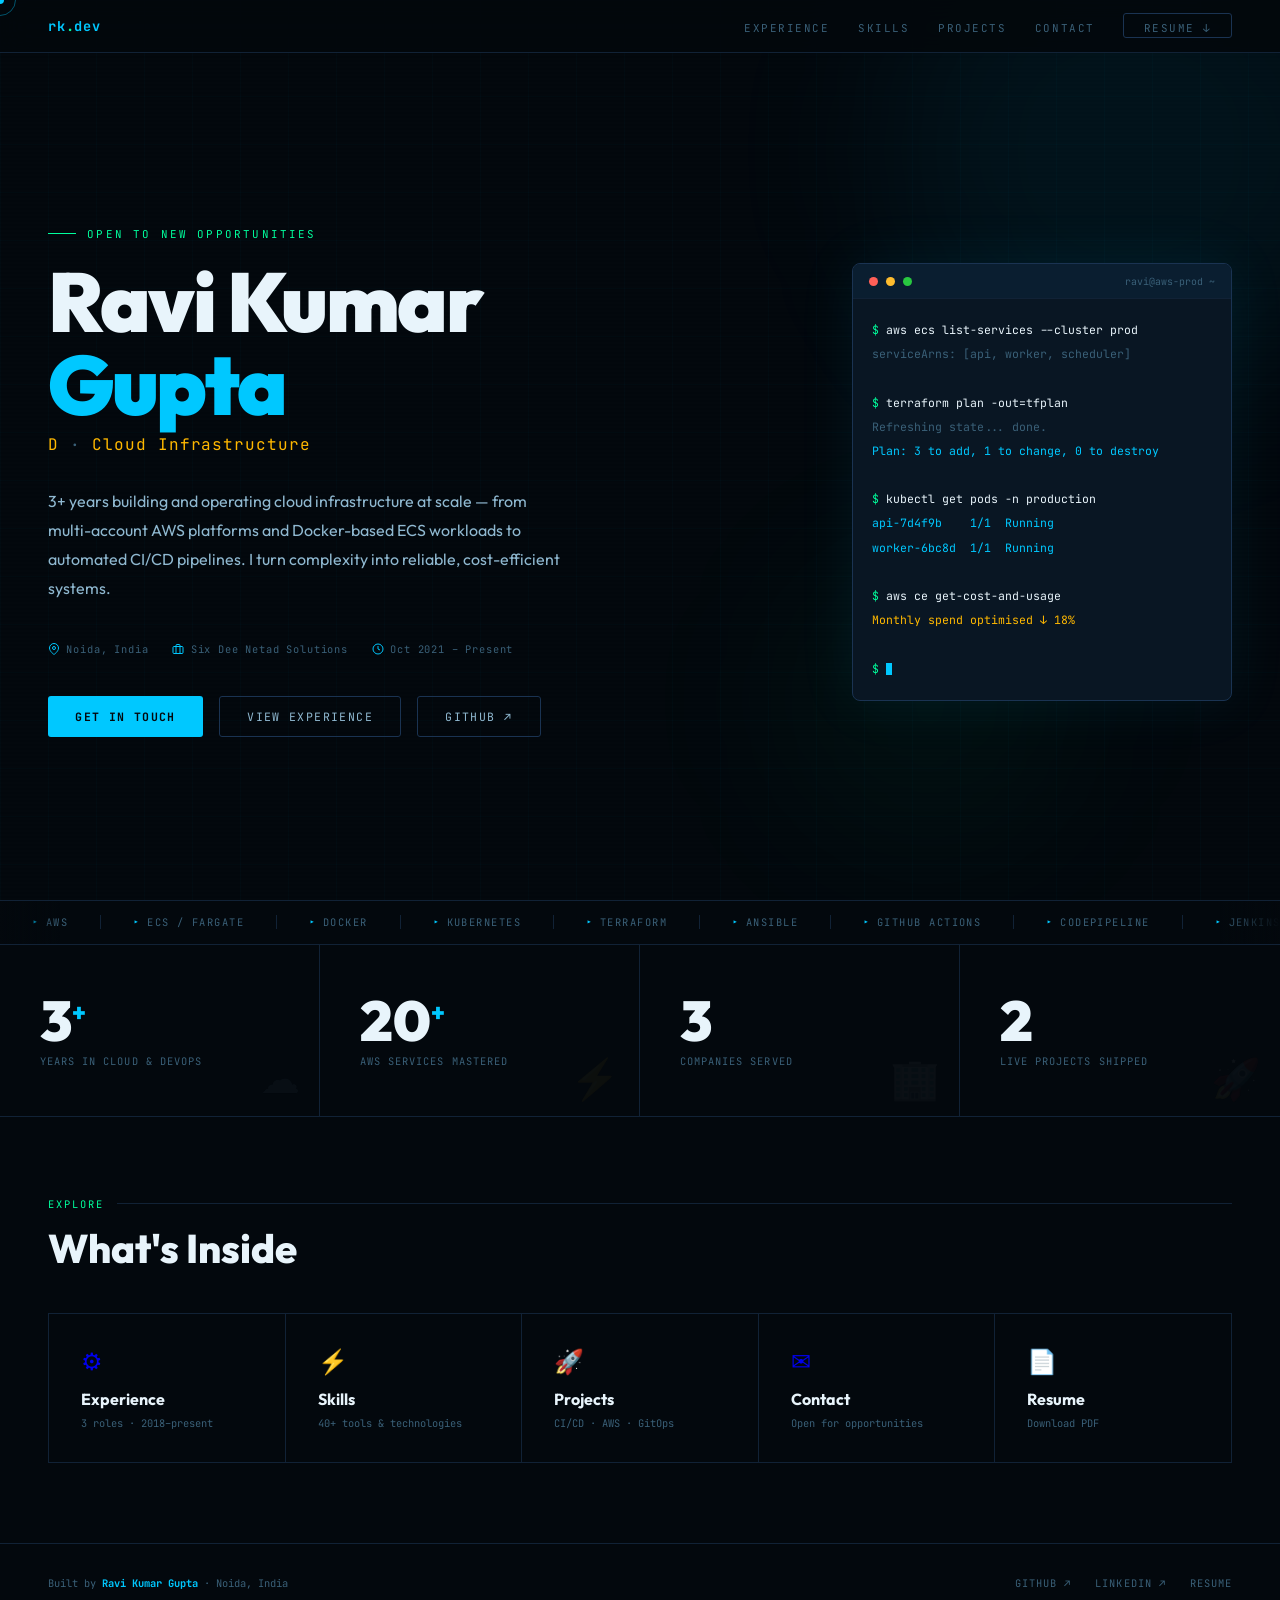
<file: index.html>
<!DOCTYPE html>
<html lang="en">
<head>
  <meta charset="UTF-8" />
  <meta name="description" content="Ravi Kumar Gupta — Senior DevOps & Cloud Engineer. AWS, Docker, Kubernetes, CI/CD, Terraform." />
  <meta name="viewport" content="width=device-width, initial-scale=1.0" />
  <title>Ravi Kumar Gupta | DevOps & Cloud Engineer</title>
  <link rel="stylesheet" href="styles.css" />
</head>
<body>

<div id="cur"></div>
<div id="cur2"></div>

<!-- NAV -->
<nav>
  <a href="index.html" class="logo">rk<em>.</em>dev</a>
  <ul class="nav-links">
    <li><a href="experience.html">Experience</a></li>
    <li><a href="skills.html">Skills</a></li>
    <li><a href="projects.html">Projects</a></li>
    <li><a href="contact.html">Contact</a></li>
    <li><a href="resume.html" class="nav-btn">Resume ↓</a></li>
  </ul>
</nav>

<!-- HERO -->
<section class="hero">
  <div class="orb orb1"></div>
  <div class="orb orb2"></div>
  <div class="hero-layout">
    <div>
      <div class="hero-eyebrow">Open to new opportunities</div>
      <h1>Ravi Kumar<br><span class="hl">Gupta</span></h1>
      <p class="hero-role"><span id="typed-role">DevOps Engineer</span>&nbsp;<span style="color:var(--muted)">·</span>&nbsp;<span>Cloud Infrastructure</span></p>
      <p class="hero-bio">3+ years building and operating cloud infrastructure at scale — from multi-account AWS platforms and Docker-based ECS workloads to automated CI/CD pipelines. I turn complexity into reliable, cost-efficient systems.</p>
      <div class="hero-meta">
        <span class="meta-chip">
          <svg width="12" height="12" viewBox="0 0 24 24" fill="none" stroke="currentColor" stroke-width="2"><path d="M21 10c0 7-9 13-9 13s-9-6-9-13a9 9 0 0118 0z"/><circle cx="12" cy="10" r="3"/></svg>
          Noida, India
        </span>
        <span class="meta-chip">
          <svg width="12" height="12" viewBox="0 0 24 24" fill="none" stroke="currentColor" stroke-width="2"><rect x="2" y="7" width="20" height="14" rx="2"/><path d="M16 21V5a2 2 0 00-2-2h-4a2 2 0 00-2 2v16"/></svg>
          Six Dee Netad Solutions
        </span>
        <span class="meta-chip">
          <svg width="12" height="12" viewBox="0 0 24 24" fill="none" stroke="currentColor" stroke-width="2"><circle cx="12" cy="12" r="10"/><polyline points="12 6 12 12 16 14"/></svg>
          Oct 2021 – Present
        </span>
      </div>
      <div class="cta-row">
        <a href="contact.html" class="btn btn-solid">Get in Touch</a>
        <a href="experience.html" class="btn btn-ghost">View Experience</a>
        <a href="https://github.com/rk-1402" target="_blank" rel="noopener" class="btn btn-ghost">GitHub ↗</a>
      </div>
    </div>

    <!-- Terminal -->
    <div class="terminal">
      <div class="t-bar">
        <span class="dot" style="background:#ff5f57"></span>
        <span class="dot" style="background:#febc2e"></span>
        <span class="dot" style="background:#28c840"></span>
        <span class="ttl">ravi@aws-prod ~</span>
      </div>
      <div class="t-body">
        <div><span class="t-p">$ </span><span class="t-c">aws ecs list-services --cluster prod</span></div>
        <div class="t-o">serviceArns: [api, worker, scheduler]</div>
        <div>&nbsp;</div>
        <div><span class="t-p">$ </span><span class="t-c">terraform plan -out=tfplan</span></div>
        <div class="t-o">Refreshing state... done.</div>
        <div><span class="t-a">Plan: 3 to add, 1 to change, 0 to destroy</span></div>
        <div>&nbsp;</div>
        <div><span class="t-p">$ </span><span class="t-c">kubectl get pods -n production</span></div>
        <div><span class="t-a">api-7d4f9b&nbsp;&nbsp;&nbsp;&nbsp;1/1&nbsp;&nbsp;Running</span></div>
        <div><span class="t-a">worker-6bc8d&nbsp;&nbsp;1/1&nbsp;&nbsp;Running</span></div>
        <div>&nbsp;</div>
        <div><span class="t-p">$ </span><span class="t-c">aws ce get-cost-and-usage</span></div>
        <div><span class="t-w">Monthly spend optimised ↓ 18%</span></div>
        <div>&nbsp;</div>
        <div><span class="t-p">$ </span><span class="blink"></span></div>
      </div>
    </div>
  </div>
</section>

<!-- TICKER -->
<div class="ticker">
  <div class="ticker-track">
    <div class="t-item"><span>▸</span>AWS</div><div class="t-item"><span>▸</span>ECS / Fargate</div>
    <div class="t-item"><span>▸</span>Docker</div><div class="t-item"><span>▸</span>Kubernetes</div>
    <div class="t-item"><span>▸</span>Terraform</div><div class="t-item"><span>▸</span>Ansible</div>
    <div class="t-item"><span>▸</span>GitHub Actions</div><div class="t-item"><span>▸</span>CodePipeline</div>
    <div class="t-item"><span>▸</span>Jenkins</div><div class="t-item"><span>▸</span>Prometheus</div>
    <div class="t-item"><span>▸</span>Grafana</div><div class="t-item"><span>▸</span>CloudWatch</div>
    <div class="t-item"><span>▸</span>Route 53</div><div class="t-item"><span>▸</span>Lambda</div>
    <div class="t-item"><span>▸</span>Python</div><div class="t-item"><span>▸</span>Bash</div>
    <div class="t-item"><span>▸</span>FortiGate</div><div class="t-item"><span>▸</span>IAM Identity Center</div>
    <!-- dup -->
    <div class="t-item"><span>▸</span>AWS</div><div class="t-item"><span>▸</span>ECS / Fargate</div>
    <div class="t-item"><span>▸</span>Docker</div><div class="t-item"><span>▸</span>Kubernetes</div>
    <div class="t-item"><span>▸</span>Terraform</div><div class="t-item"><span>▸</span>Ansible</div>
    <div class="t-item"><span>▸</span>GitHub Actions</div><div class="t-item"><span>▸</span>CodePipeline</div>
    <div class="t-item"><span>▸</span>Jenkins</div><div class="t-item"><span>▸</span>Prometheus</div>
    <div class="t-item"><span>▸</span>Grafana</div><div class="t-item"><span>▸</span>CloudWatch</div>
    <div class="t-item"><span>▸</span>Route 53</div><div class="t-item"><span>▸</span>Lambda</div>
    <div class="t-item"><span>▸</span>Python</div><div class="t-item"><span>▸</span>Bash</div>
    <div class="t-item"><span>▸</span>FortiGate</div><div class="t-item"><span>▸</span>IAM Identity Center</div>
  </div>
</div>

<!-- STATS -->
<div class="stats reveal">
  <div class="stat"><div class="stat-n">3<sup>+</sup></div><div class="stat-l">Years in Cloud & DevOps</div><div class="stat-bg">☁</div></div>
  <div class="stat"><div class="stat-n">20<sup>+</sup></div><div class="stat-l">AWS Services Mastered</div><div class="stat-bg">⚡</div></div>
  <div class="stat"><div class="stat-n">3</div><div class="stat-l">Companies Served</div><div class="stat-bg">🏢</div></div>
  <div class="stat"><div class="stat-n">2</div><div class="stat-l">Live Projects Shipped</div><div class="stat-bg">🚀</div></div>
</div>

<!-- QUICK LINKS -->
<section class="section" style="border-bottom:none;">
  <div class="sec-label reveal">Explore</div>
  <h2 class="sec-title reveal">What's Inside</h2>
  <div style="display:grid;grid-template-columns:repeat(auto-fill,minmax(220px,1fr));gap:1px;background:var(--border);border:1px solid var(--border);" class="reveal">
    <a href="experience.html" style="text-decoration:none;display:block;padding:2rem;background:var(--bg);transition:background .25s;" onmouseenter="this.style.background='var(--surface)'" onmouseleave="this.style.background='var(--bg)'">
      <div style="font-size:1.5rem;margin-bottom:.8rem;">⚙</div>
      <div style="font-family:var(--body);font-size:1rem;font-weight:700;color:var(--bright);margin-bottom:.4rem;">Experience</div>
      <div style="font-family:var(--mono);font-size:.65rem;color:var(--muted);">3 roles · 2018–present</div>
    </a>
    <a href="skills.html" style="text-decoration:none;display:block;padding:2rem;background:var(--bg);transition:background .25s;" onmouseenter="this.style.background='var(--surface)'" onmouseleave="this.style.background='var(--bg)'">
      <div style="font-size:1.5rem;margin-bottom:.8rem;">⚡</div>
      <div style="font-family:var(--body);font-size:1rem;font-weight:700;color:var(--bright);margin-bottom:.4rem;">Skills</div>
      <div style="font-family:var(--mono);font-size:.65rem;color:var(--muted);">40+ tools & technologies</div>
    </a>
    <a href="projects.html" style="text-decoration:none;display:block;padding:2rem;background:var(--bg);transition:background .25s;" onmouseenter="this.style.background='var(--surface)'" onmouseleave="this.style.background='var(--bg)'">
      <div style="font-size:1.5rem;margin-bottom:.8rem;">🚀</div>
      <div style="font-family:var(--body);font-size:1rem;font-weight:700;color:var(--bright);margin-bottom:.4rem;">Projects</div>
      <div style="font-family:var(--mono);font-size:.65rem;color:var(--muted);">CI/CD · AWS · GitOps</div>
    </a>
    <a href="contact.html" style="text-decoration:none;display:block;padding:2rem;background:var(--bg);transition:background .25s;" onmouseenter="this.style.background='var(--surface)'" onmouseleave="this.style.background='var(--bg)'">
      <div style="font-size:1.5rem;margin-bottom:.8rem;">✉</div>
      <div style="font-family:var(--body);font-size:1rem;font-weight:700;color:var(--bright);margin-bottom:.4rem;">Contact</div>
      <div style="font-family:var(--mono);font-size:.65rem;color:var(--muted);">Open for opportunities</div>
    </a>
    <a href="resume.html" style="text-decoration:none;display:block;padding:2rem;background:var(--bg);transition:background .25s;" onmouseenter="this.style.background='var(--surface)'" onmouseleave="this.style.background='var(--bg)'">
      <div style="font-size:1.5rem;margin-bottom:.8rem;">📄</div>
      <div style="font-family:var(--body);font-size:1rem;font-weight:700;color:var(--bright);margin-bottom:.4rem;">Resume</div>
      <div style="font-family:var(--mono);font-size:.65rem;color:var(--muted);">Download PDF</div>
    </a>
  </div>
</section>

<footer>
  <div class="foot-l">Built by <strong>Ravi Kumar Gupta</strong> · Noida, India</div>
  <div class="foot-r">
    <a href="https://github.com/rk-1402" target="_blank" rel="noopener" class="foot-link">GitHub ↗</a>
    <a href="https://linkedin.com/in/rk1402" target="_blank" rel="noopener" class="foot-link">LinkedIn ↗</a>
    <a href="resume.html" class="foot-link">Resume</a>
  </div>
</footer>

<script src="script.js"></script>
</body>
</html>
</file>
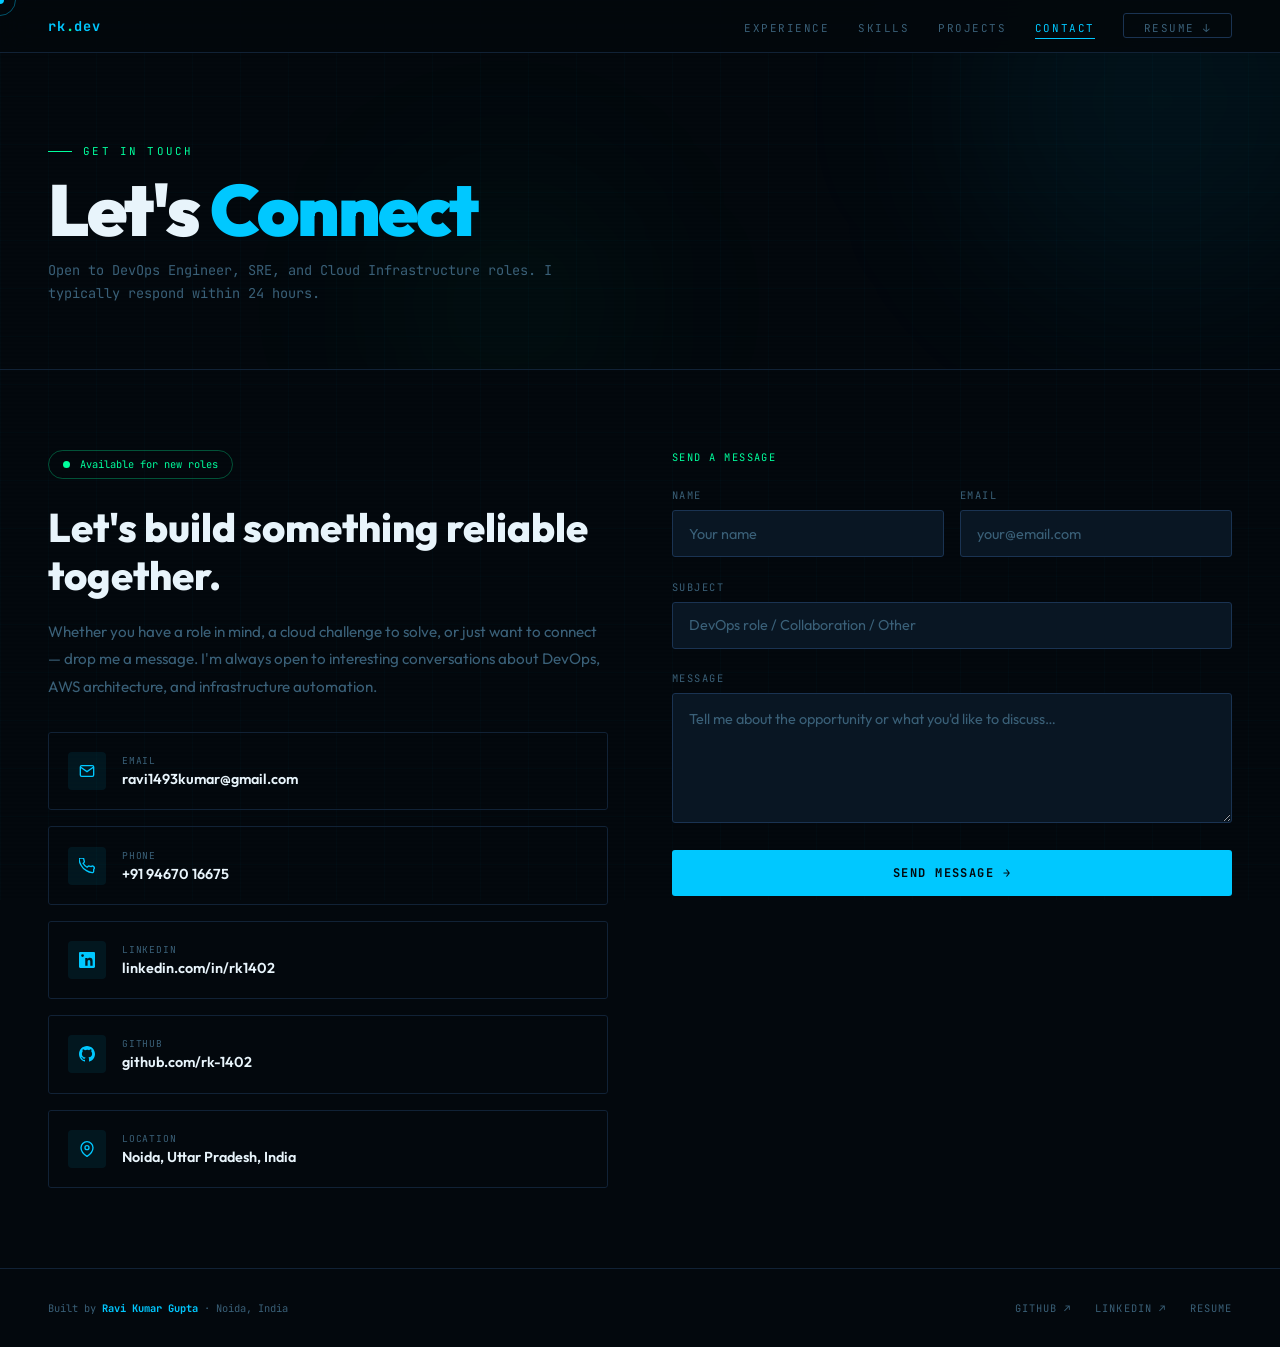
<file: contact.html>
<!DOCTYPE html>
<html lang="en">
<head>
  <meta charset="UTF-8" />
  <meta name="description" content="Contact Ravi Kumar Gupta — DevOps & Cloud Engineer. Available for new opportunities." />
  <meta name="viewport" content="width=device-width, initial-scale=1.0" />
  <title>Contact | Ravi Kumar Gupta</title>
  <link rel="stylesheet" href="styles.css" />
  <style>
    /* Contact form styles */
    .form-group { margin-bottom: 1.4rem; }
    .form-label { font-family: var(--mono); font-size: .65rem; color: var(--muted); letter-spacing: .14em; text-transform: uppercase; display: block; margin-bottom: .5rem; }
    .form-input, .form-textarea {
      width: 100%; background: var(--surface); border: 1px solid var(--border2);
      color: var(--bright); font-family: var(--body); font-size: .9rem;
      padding: .85rem 1rem; border-radius: var(--radius); outline: none;
      transition: border-color .2s; cursor: none;
    }
    .form-input:focus, .form-textarea:focus { border-color: var(--accent); background: var(--bg2); }
    .form-textarea { resize: vertical; min-height: 130px; line-height: 1.6; }
    .form-input::placeholder, .form-textarea::placeholder { color: var(--muted); }
    .form-submit {
      width: 100%; padding: .95rem; background: var(--accent); color: var(--bg);
      font-family: var(--mono); font-size: .75rem; font-weight: 700;
      letter-spacing: .12em; text-transform: uppercase; border: none;
      border-radius: var(--radius); cursor: none; transition: all .2s;
    }
    .form-submit:hover { background: #fff; box-shadow: 0 0 32px rgba(0,200,255,.4); transform: translateY(-2px); }
    .form-submit:disabled { opacity: .6; transform: none; }
    .availability-badge {
      display: inline-flex; align-items: center; gap: .6rem;
      font-family: var(--mono); font-size: .65rem; color: var(--green);
      border: 1px solid rgba(0,255,157,.3); padding: .4rem .9rem;
      border-radius: 20px; margin-bottom: 1.5rem;
    }
    .availability-badge::before { content: ''; display: inline-block; width: 7px; height: 7px; background: var(--green); border-radius: 50%; animation: pulse 2s ease-in-out infinite; }
    @keyframes pulse { 0%,100%{box-shadow:0 0 0 0 rgba(0,255,157,.4)} 50%{box-shadow:0 0 0 6px rgba(0,255,157,0)} }
  </style>
</head>
<body>

<div id="cur"></div>
<div id="cur2"></div>

<nav>
  <a href="index.html" class="logo">rk<em>.</em>dev</a>
  <ul class="nav-links">
    <li><a href="experience.html">Experience</a></li>
    <li><a href="skills.html">Skills</a></li>
    <li><a href="projects.html">Projects</a></li>
    <li><a href="contact.html">Contact</a></li>
    <li><a href="resume.html" class="nav-btn">Resume ↓</a></li>
  </ul>
</nav>

<div class="page-header">
  <div class="orb orb1"></div>
  <div class="orb orb2"></div>
  <div class="page-eyebrow">Get in Touch</div>
  <h1 class="page-title">Let's <span class="hl">Connect</span></h1>
  <p class="page-sub">Open to DevOps Engineer, SRE, and Cloud Infrastructure roles. I typically respond within 24 hours.</p>
</div>

<section class="section">
  <div class="contact-grid reveal">

    <!-- LEFT: CTA + info -->
    <div>
      <div class="availability-badge">Available for new roles</div>
      <div class="contact-cta">
        <h3>Let's build something reliable together.</h3>
        <p>Whether you have a role in mind, a cloud challenge to solve, or just want to connect — drop me a message. I'm always open to interesting conversations about DevOps, AWS architecture, and infrastructure automation.</p>
      </div>

      <div class="contact-info" style="margin-top:2rem;">
        <a href="mailto:ravi1493kumar@gmail.com" class="contact-row">
          <div class="contact-icon">
            <svg width="16" height="16" viewBox="0 0 24 24" fill="none" stroke="#00c8ff" stroke-width="2"><path d="M4 4h16c1.1 0 2 .9 2 2v12c0 1.1-.9 2-2 2H4c-1.1 0-2-.9-2-2V6c0-1.1.9-2 2-2z"/><polyline points="22,6 12,13 2,6"/></svg>
          </div>
          <div>
            <div class="contact-label">Email</div>
            <div class="contact-val">ravi1493kumar@gmail.com</div>
          </div>
        </a>

        <a href="tel:+919467016675" class="contact-row">
          <div class="contact-icon">
            <svg width="16" height="16" viewBox="0 0 24 24" fill="none" stroke="#00c8ff" stroke-width="2"><path d="M22 16.92v3a2 2 0 01-2.18 2 19.79 19.79 0 01-8.63-3.07A19.5 19.5 0 013.07 10.8 19.79 19.79 0 01.22 2.18 2 2 0 012.2 0h3a2 2 0 012 1.72c.127.96.361 1.903.7 2.81a2 2 0 01-.45 2.11L6.09 7.91a16 16 0 006 6l1.27-1.27a2 2 0 012.11-.45c.907.339 1.85.573 2.81.7A2 2 0 0122 16.92z"/></svg>
          </div>
          <div>
            <div class="contact-label">Phone</div>
            <div class="contact-val">+91 94670 16675</div>
          </div>
        </a>

        <a href="https://linkedin.com/in/rk1402" target="_blank" rel="noopener" class="contact-row">
          <div class="contact-icon">
            <svg width="16" height="16" viewBox="0 0 24 24" fill="#00c8ff"><path d="M20.45 20.45h-3.55v-5.57c0-1.33-.03-3.04-1.85-3.04-1.85 0-2.14 1.45-2.14 2.94v5.67H9.36V9h3.41v1.56h.05c.47-.9 1.63-1.85 3.36-1.85 3.59 0 4.25 2.36 4.25 5.43v6.31zM5.34 7.43a2.06 2.06 0 110-4.12 2.06 2.06 0 010 4.12zM3.56 20.45h3.55V9H3.56v11.45zM22.22 0H1.77C.79 0 0 .77 0 1.72v20.56C0 23.23.79 24 1.77 24h20.45c.98 0 1.78-.77 1.78-1.72V1.72C24 .77 23.2 0 22.22 0z"/></svg>
          </div>
          <div>
            <div class="contact-label">LinkedIn</div>
            <div class="contact-val">linkedin.com/in/rk1402</div>
          </div>
        </a>

        <a href="https://github.com/rk-1402" target="_blank" rel="noopener" class="contact-row">
          <div class="contact-icon">
            <svg width="16" height="16" viewBox="0 0 24 24" fill="#00c8ff"><path d="M12 0C5.37 0 0 5.37 0 12c0 5.3 3.44 9.8 8.2 11.38.6.11.82-.26.82-.58v-2.03c-3.34.72-4.04-1.61-4.04-1.61-.55-1.39-1.34-1.76-1.34-1.76-1.09-.75.08-.73.08-.73 1.2.08 1.84 1.24 1.84 1.24 1.07 1.83 2.8 1.3 3.49 1 .11-.78.42-1.3.76-1.6-2.67-.3-5.47-1.33-5.47-5.93 0-1.31.47-2.38 1.24-3.22-.13-.3-.54-1.52.12-3.18 0 0 1.01-.32 3.3 1.23a11.5 11.5 0 013-.4c1.02 0 2.04.13 3 .4 2.28-1.55 3.29-1.23 3.29-1.23.66 1.66.25 2.88.12 3.18.77.84 1.24 1.91 1.24 3.22 0 4.61-2.81 5.63-5.48 5.92.43.37.81 1.1.81 2.22v3.29c0 .32.22.7.82.58C20.56 21.8 24 17.3 24 12c0-6.63-5.37-12-12-12z"/></svg>
          </div>
          <div>
            <div class="contact-label">GitHub</div>
            <div class="contact-val">github.com/rk-1402</div>
          </div>
        </a>

        <div class="contact-row" style="cursor:none;">
          <div class="contact-icon">
            <svg width="16" height="16" viewBox="0 0 24 24" fill="none" stroke="#00c8ff" stroke-width="2"><path d="M21 10c0 7-9 13-9 13s-9-6-9-13a9 9 0 0118 0z"/><circle cx="12" cy="10" r="3"/></svg>
          </div>
          <div>
            <div class="contact-label">Location</div>
            <div class="contact-val">Noida, Uttar Pradesh, India</div>
          </div>
        </div>
      </div>
    </div>

    <!-- RIGHT: Form -->
    <div class="reveal reveal-delay-2">
      <p style="font-family:var(--mono);font-size:.65rem;color:var(--green);letter-spacing:.14em;text-transform:uppercase;margin-bottom:1.5rem;">Send a Message</p>
      <form id="contact-form" novalidate>
        <div style="display:grid;grid-template-columns:1fr 1fr;gap:1rem;">
          <div class="form-group">
            <label class="form-label" for="name">Name</label>
            <input class="form-input" id="name" type="text" placeholder="Your name" required />
          </div>
          <div class="form-group">
            <label class="form-label" for="email">Email</label>
            <input class="form-input" id="email" type="email" placeholder="your@email.com" required />
          </div>
        </div>
        <div class="form-group">
          <label class="form-label" for="subject">Subject</label>
          <input class="form-input" id="subject" type="text" placeholder="DevOps role / Collaboration / Other" />
        </div>
        <div class="form-group">
          <label class="form-label" for="message">Message</label>
          <textarea class="form-textarea" id="message" placeholder="Tell me about the opportunity or what you'd like to discuss…" required></textarea>
        </div>
        <button type="submit" class="form-submit">Send Message →</button>
      </form>
    </div>

  </div>
</section>

<footer>
  <div class="foot-l">Built by <strong>Ravi Kumar Gupta</strong> · Noida, India</div>
  <div class="foot-r">
    <a href="https://github.com/rk-1402" target="_blank" rel="noopener" class="foot-link">GitHub ↗</a>
    <a href="https://linkedin.com/in/rk1402" target="_blank" rel="noopener" class="foot-link">LinkedIn ↗</a>
    <a href="resume.html" class="foot-link">Resume</a>
  </div>
</footer>

<script src="script.js"></script>
</body>
</html>
</file>
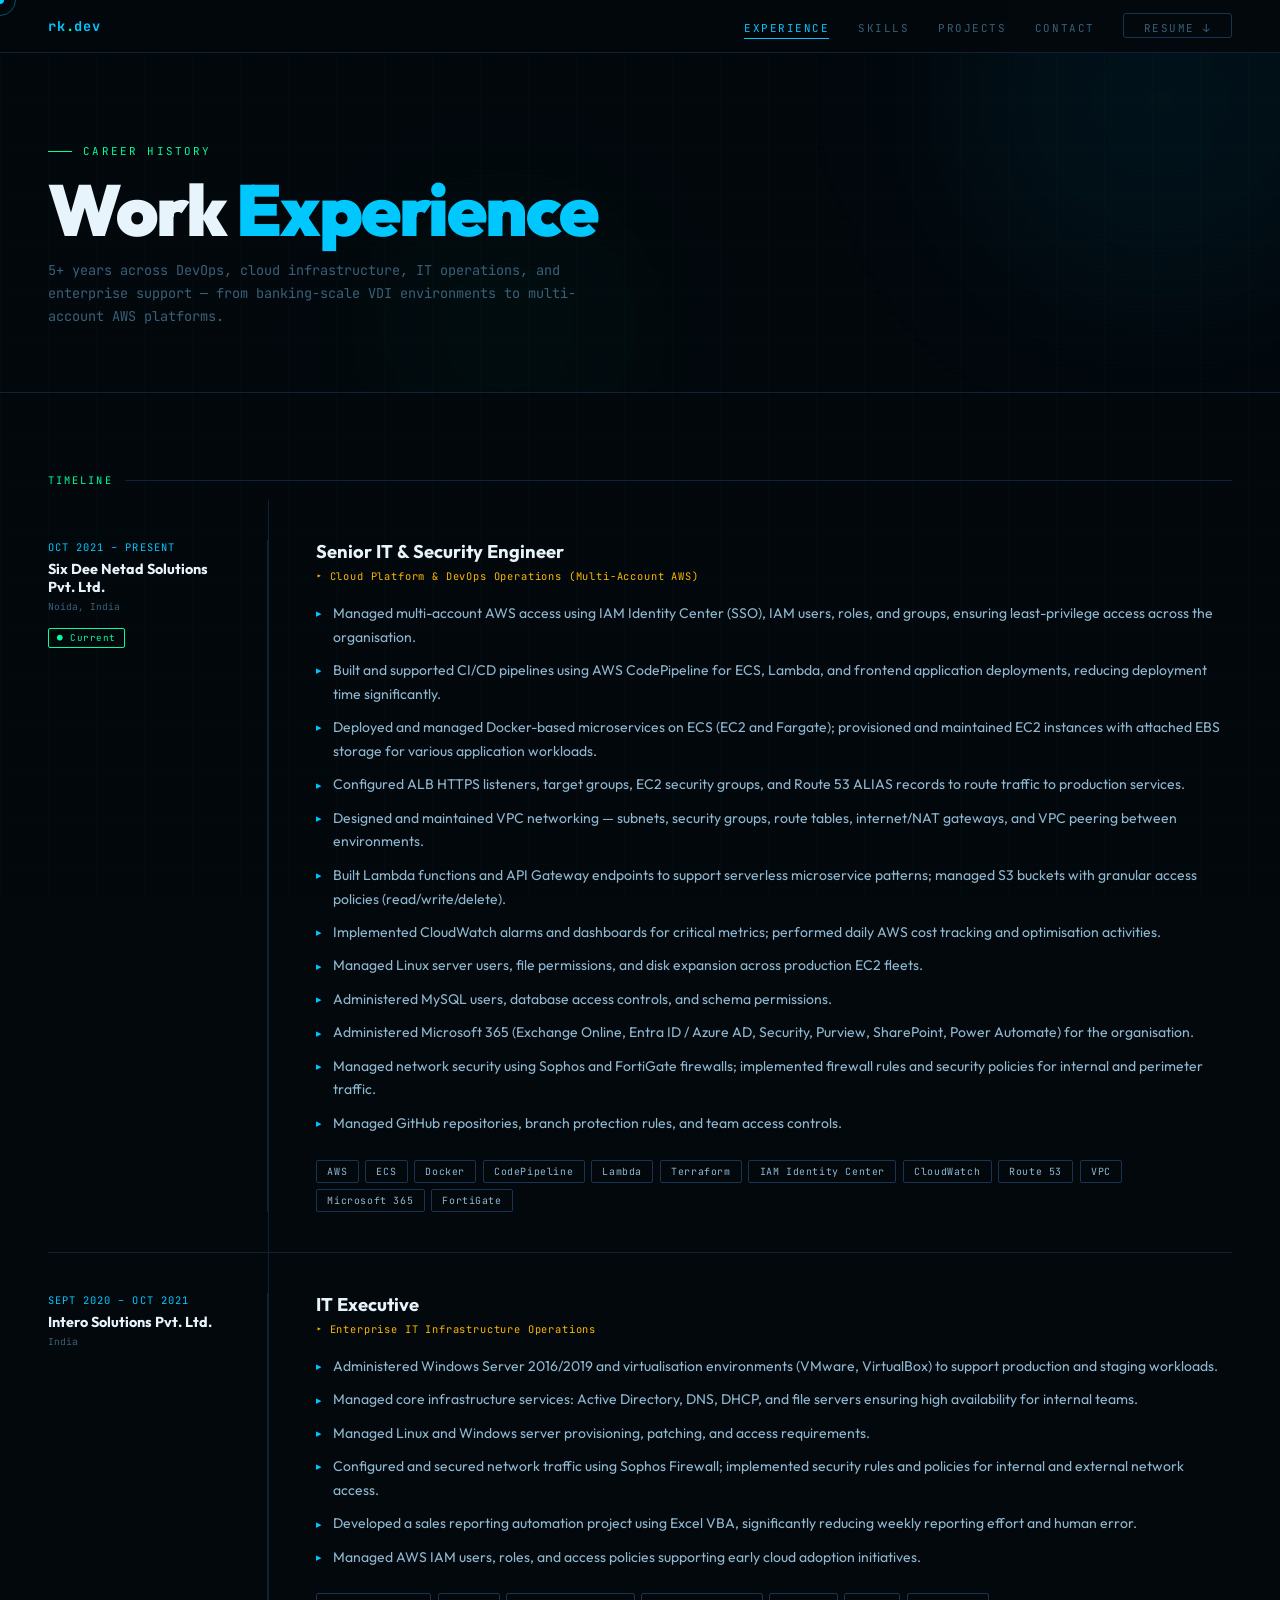
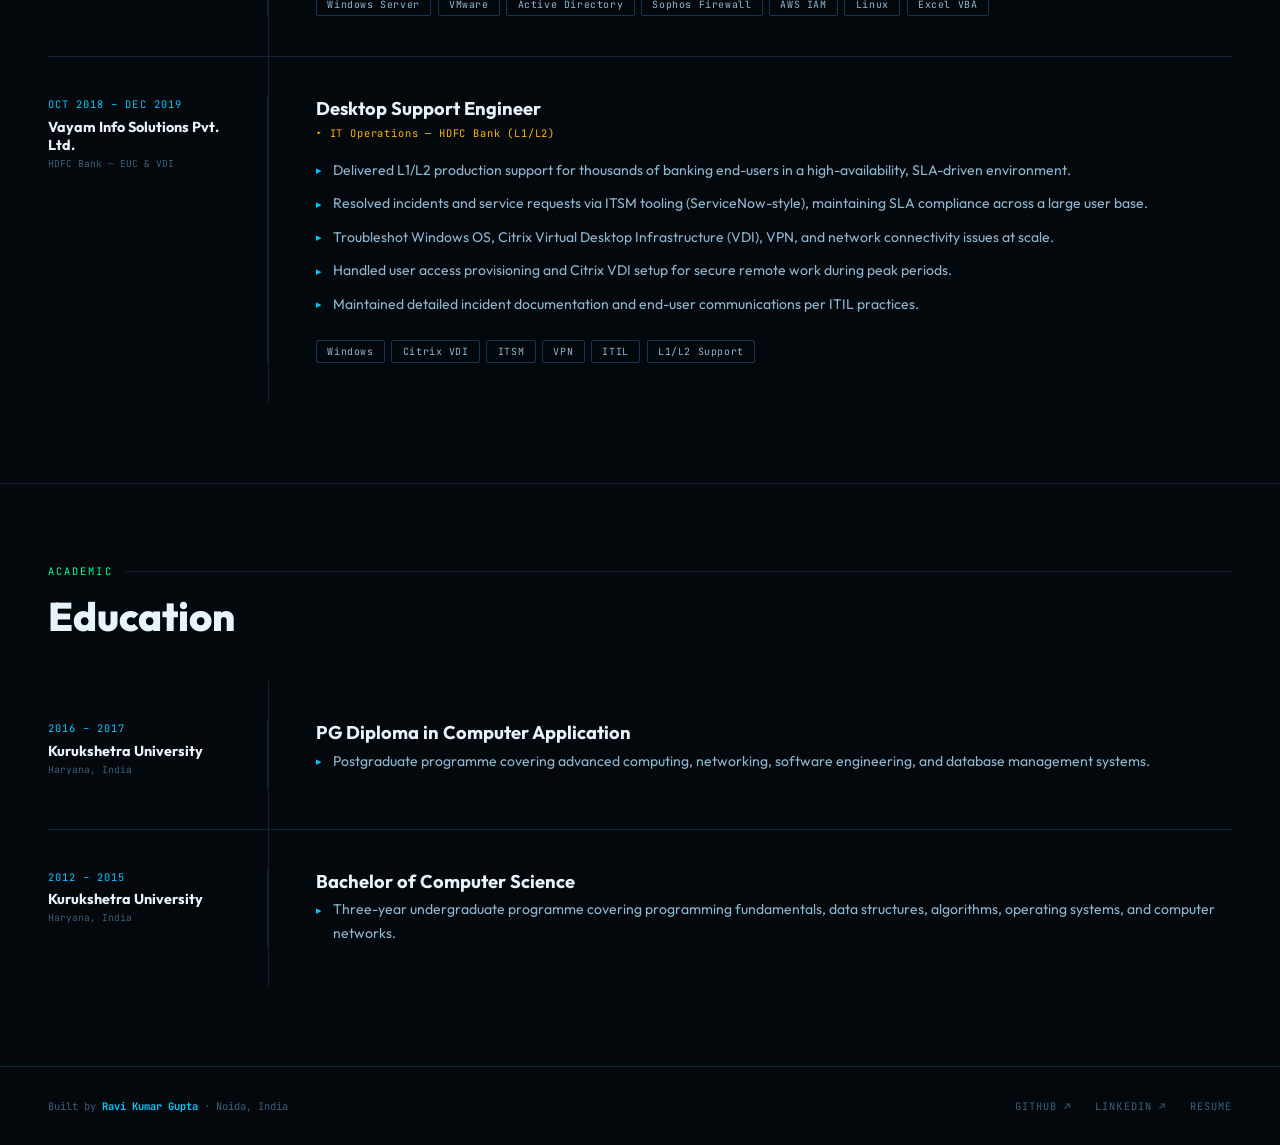
<file: experience.html>
<!DOCTYPE html>
<html lang="en">
<head>
  <meta charset="UTF-8" />
  <meta name="description" content="Ravi Kumar Gupta — Work Experience. Senior DevOps & Cloud Engineer." />
  <meta name="viewport" content="width=device-width, initial-scale=1.0" />
  <title>Experience | Ravi Kumar Gupta</title>
  <link rel="stylesheet" href="styles.css" />
</head>
<body>

<div id="cur"></div>
<div id="cur2"></div>

<nav>
  <a href="index.html" class="logo">rk<em>.</em>dev</a>
  <ul class="nav-links">
    <li><a href="experience.html">Experience</a></li>
    <li><a href="skills.html">Skills</a></li>
    <li><a href="projects.html">Projects</a></li>
    <li><a href="contact.html">Contact</a></li>
    <li><a href="resume.html" class="nav-btn">Resume ↓</a></li>
  </ul>
</nav>

<!-- PAGE HEADER -->
<div class="page-header">
  <div class="orb orb1"></div>
  <div class="orb orb2"></div>
  <div class="page-eyebrow">Career History</div>
  <h1 class="page-title">Work <span class="hl">Experience</span></h1>
  <p class="page-sub">5+ years across DevOps, cloud infrastructure, IT operations, and enterprise support — from banking-scale VDI environments to multi-account AWS platforms.</p>
</div>

<section class="section">
  <div class="sec-label reveal">Timeline</div>

  <div class="exp-timeline">

    <!-- Job 1 -->
    <div class="exp-item reveal">
      <div class="exp-left">
        <div class="exp-period">Oct 2021 – Present</div>
        <div class="exp-company">Six Dee Netad Solutions Pvt. Ltd.</div>
        <div class="exp-loc">Noida, India</div>
        <span class="exp-badge">● Current</span>
      </div>
      <div>
        <div class="exp-role">Senior IT & Security Engineer</div>
        <div class="exp-project">▸ Cloud Platform & DevOps Operations (Multi-Account AWS)</div>
        <ul class="exp-bullets">
          <li>Managed multi-account AWS access using IAM Identity Center (SSO), IAM users, roles, and groups, ensuring least-privilege access across the organisation.</li>
          <li>Built and supported CI/CD pipelines using AWS CodePipeline for ECS, Lambda, and frontend application deployments, reducing deployment time significantly.</li>
          <li>Deployed and managed Docker-based microservices on ECS (EC2 and Fargate); provisioned and maintained EC2 instances with attached EBS storage for various application workloads.</li>
          <li>Configured ALB HTTPS listeners, target groups, EC2 security groups, and Route 53 ALIAS records to route traffic to production services.</li>
          <li>Designed and maintained VPC networking — subnets, security groups, route tables, internet/NAT gateways, and VPC peering between environments.</li>
          <li>Built Lambda functions and API Gateway endpoints to support serverless microservice patterns; managed S3 buckets with granular access policies (read/write/delete).</li>
          <li>Implemented CloudWatch alarms and dashboards for critical metrics; performed daily AWS cost tracking and optimisation activities.</li>
          <li>Managed Linux server users, file permissions, and disk expansion across production EC2 fleets.</li>
          <li>Administered MySQL users, database access controls, and schema permissions.</li>
          <li>Administered Microsoft 365 (Exchange Online, Entra ID / Azure AD, Security, Purview, SharePoint, Power Automate) for the organisation.</li>
          <li>Managed network security using Sophos and FortiGate firewalls; implemented firewall rules and security policies for internal and perimeter traffic.</li>
          <li>Managed GitHub repositories, branch protection rules, and team access controls.</li>
        </ul>
        <div style="display:flex;flex-wrap:wrap;gap:.4rem;margin-top:1.5rem;">
          <span class="tag">AWS</span><span class="tag">ECS</span><span class="tag">Docker</span>
          <span class="tag">CodePipeline</span><span class="tag">Lambda</span><span class="tag">Terraform</span>
          <span class="tag">IAM Identity Center</span><span class="tag">CloudWatch</span>
          <span class="tag">Route 53</span><span class="tag">VPC</span><span class="tag">Microsoft 365</span>
          <span class="tag">FortiGate</span>
        </div>
      </div>
    </div>

    <!-- Job 2 -->
    <div class="exp-item reveal">
      <div class="exp-left">
        <div class="exp-period">Sept 2020 – Oct 2021</div>
        <div class="exp-company">Intero Solutions Pvt. Ltd.</div>
        <div class="exp-loc">India</div>
      </div>
      <div>
        <div class="exp-role">IT Executive</div>
        <div class="exp-project">▸ Enterprise IT Infrastructure Operations</div>
        <ul class="exp-bullets">
          <li>Administered Windows Server 2016/2019 and virtualisation environments (VMware, VirtualBox) to support production and staging workloads.</li>
          <li>Managed core infrastructure services: Active Directory, DNS, DHCP, and file servers ensuring high availability for internal teams.</li>
          <li>Managed Linux and Windows server provisioning, patching, and access requirements.</li>
          <li>Configured and secured network traffic using Sophos Firewall; implemented security rules and policies for internal and external network access.</li>
          <li>Developed a sales reporting automation project using Excel VBA, significantly reducing weekly reporting effort and human error.</li>
          <li>Managed AWS IAM users, roles, and access policies supporting early cloud adoption initiatives.</li>
        </ul>
        <div style="display:flex;flex-wrap:wrap;gap:.4rem;margin-top:1.5rem;">
          <span class="tag">Windows Server</span><span class="tag">VMware</span><span class="tag">Active Directory</span>
          <span class="tag">Sophos Firewall</span><span class="tag">AWS IAM</span><span class="tag">Linux</span><span class="tag">Excel VBA</span>
        </div>
      </div>
    </div>

    <!-- Job 3 -->
    <div class="exp-item reveal">
      <div class="exp-left">
        <div class="exp-period">Oct 2018 – Dec 2019</div>
        <div class="exp-company">Vayam Info Solutions Pvt. Ltd.</div>
        <div class="exp-loc">HDFC Bank — EUC & VDI</div>
      </div>
      <div>
        <div class="exp-role">Desktop Support Engineer</div>
        <div class="exp-project">▸ IT Operations — HDFC Bank (L1/L2)</div>
        <ul class="exp-bullets">
          <li>Delivered L1/L2 production support for thousands of banking end-users in a high-availability, SLA-driven environment.</li>
          <li>Resolved incidents and service requests via ITSM tooling (ServiceNow-style), maintaining SLA compliance across a large user base.</li>
          <li>Troubleshot Windows OS, Citrix Virtual Desktop Infrastructure (VDI), VPN, and network connectivity issues at scale.</li>
          <li>Handled user access provisioning and Citrix VDI setup for secure remote work during peak periods.</li>
          <li>Maintained detailed incident documentation and end-user communications per ITIL practices.</li>
        </ul>
        <div style="display:flex;flex-wrap:wrap;gap:.4rem;margin-top:1.5rem;">
          <span class="tag">Windows</span><span class="tag">Citrix VDI</span><span class="tag">ITSM</span>
          <span class="tag">VPN</span><span class="tag">ITIL</span><span class="tag">L1/L2 Support</span>
        </div>
      </div>
    </div>

  </div><!-- /exp-timeline -->
</section>

<!-- EDUCATION -->
<section class="section">
  <div class="sec-label reveal">Academic</div>
  <h2 class="sec-title reveal">Education</h2>
  <div class="exp-timeline">
    <div class="exp-item reveal">
      <div class="exp-left">
        <div class="exp-period">2016 – 2017</div>
        <div class="exp-company">Kurukshetra University</div>
        <div class="exp-loc">Haryana, India</div>
      </div>
      <div>
        <div class="exp-role">PG Diploma in Computer Application</div>
        <ul class="exp-bullets">
          <li>Postgraduate programme covering advanced computing, networking, software engineering, and database management systems.</li>
        </ul>
      </div>
    </div>
    <div class="exp-item reveal">
      <div class="exp-left">
        <div class="exp-period">2012 – 2015</div>
        <div class="exp-company">Kurukshetra University</div>
        <div class="exp-loc">Haryana, India</div>
      </div>
      <div>
        <div class="exp-role">Bachelor of Computer Science</div>
        <ul class="exp-bullets">
          <li>Three-year undergraduate programme covering programming fundamentals, data structures, algorithms, operating systems, and computer networks.</li>
        </ul>
      </div>
    </div>
  </div>
</section>

<footer>
  <div class="foot-l">Built by <strong>Ravi Kumar Gupta</strong> · Noida, India</div>
  <div class="foot-r">
    <a href="https://github.com/rk-1402" target="_blank" rel="noopener" class="foot-link">GitHub ↗</a>
    <a href="https://linkedin.com/in/rk1402" target="_blank" rel="noopener" class="foot-link">LinkedIn ↗</a>
    <a href="resume.html" class="foot-link">Resume</a>
  </div>
</footer>

<script src="script.js"></script>
</body>
</html>
</file>
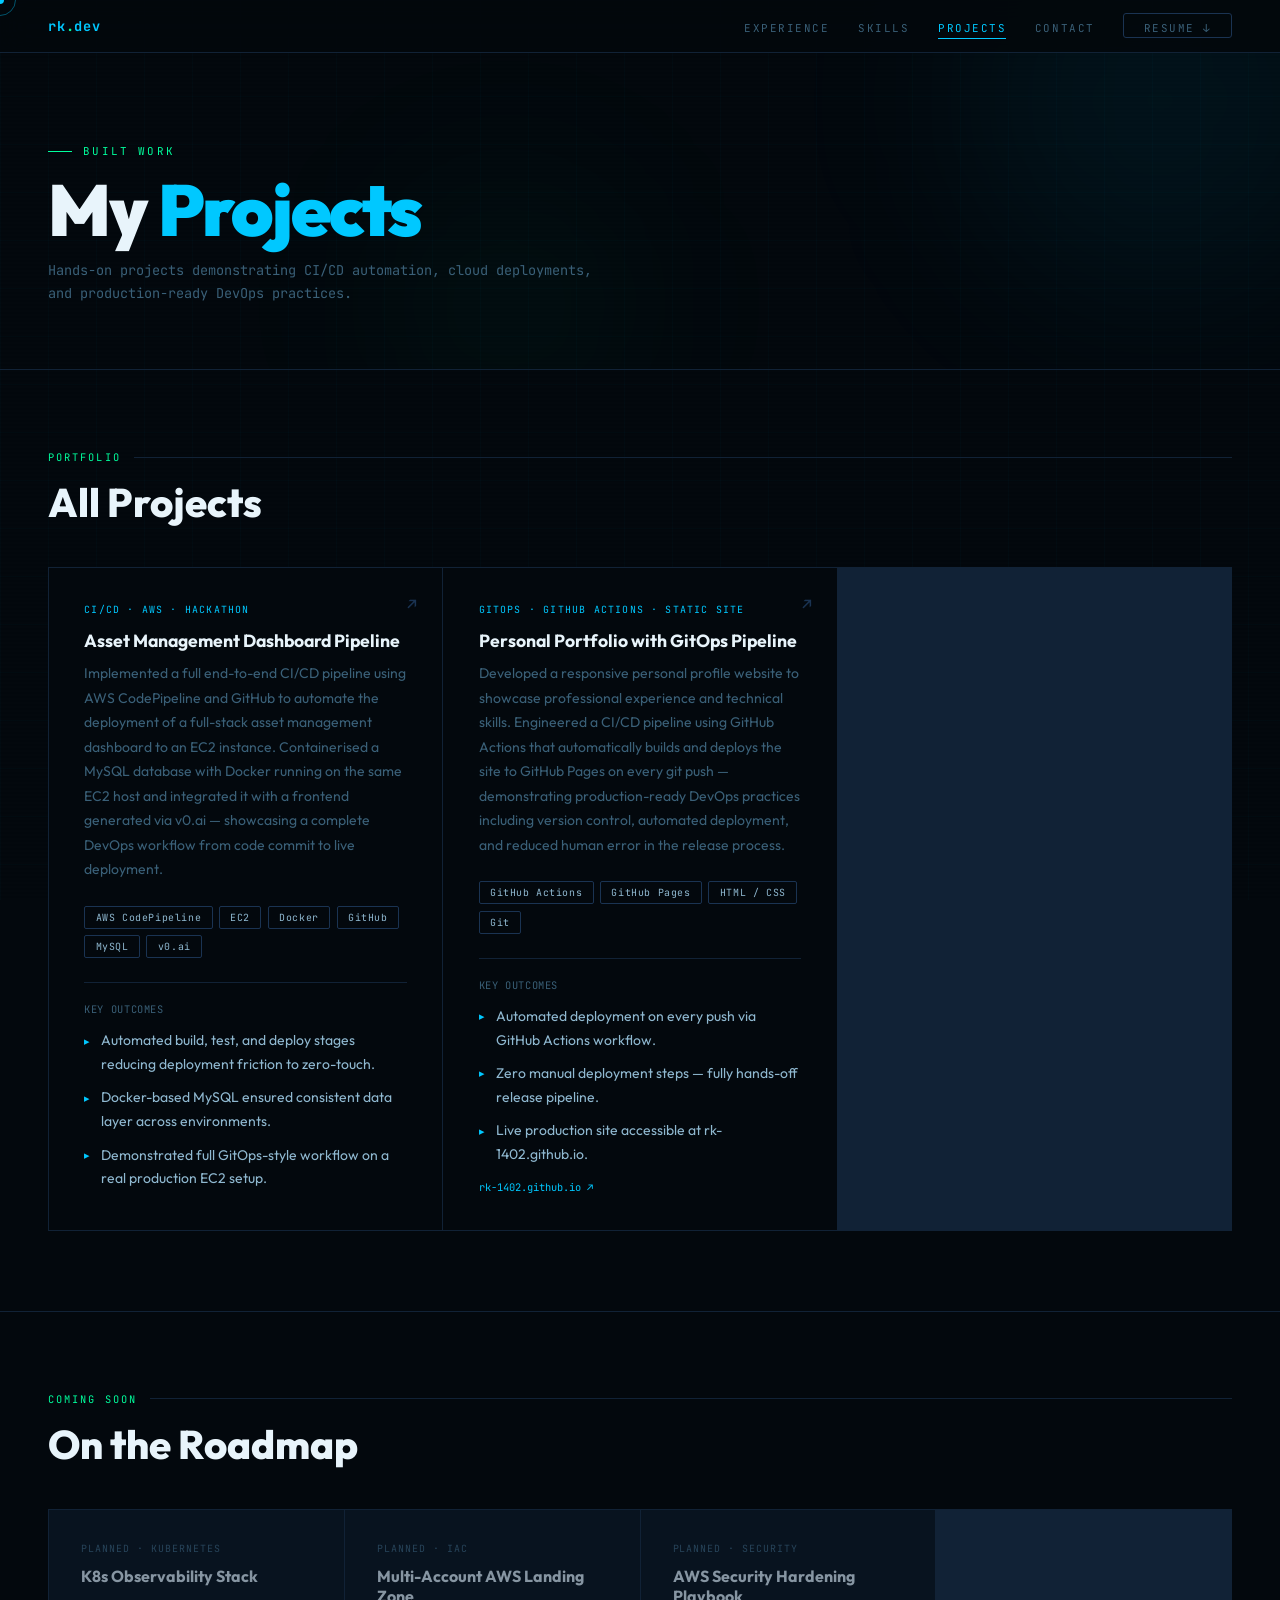
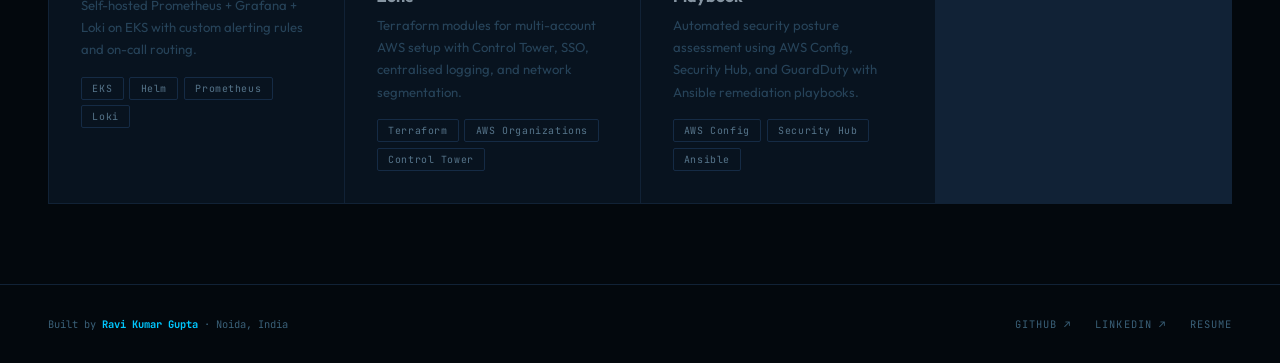
<file: projects.html>
<!DOCTYPE html>
<html lang="en">
<head>
  <meta charset="UTF-8" />
  <meta name="description" content="Ravi Kumar Gupta — Projects. CI/CD, AWS, GitOps, DevOps pipelines." />
  <meta name="viewport" content="width=device-width, initial-scale=1.0" />
  <title>Projects | Ravi Kumar Gupta</title>
  <link rel="stylesheet" href="styles.css" />
</head>
<body>

<div id="cur"></div>
<div id="cur2"></div>

<nav>
  <a href="index.html" class="logo">rk<em>.</em>dev</a>
  <ul class="nav-links">
    <li><a href="experience.html">Experience</a></li>
    <li><a href="skills.html">Skills</a></li>
    <li><a href="projects.html">Projects</a></li>
    <li><a href="contact.html">Contact</a></li>
    <li><a href="resume.html" class="nav-btn">Resume ↓</a></li>
  </ul>
</nav>

<div class="page-header">
  <div class="orb orb1"></div>
  <div class="orb orb2"></div>
  <div class="page-eyebrow">Built Work</div>
  <h1 class="page-title">My <span class="hl">Projects</span></h1>
  <p class="page-sub">Hands-on projects demonstrating CI/CD automation, cloud deployments, and production-ready DevOps practices.</p>
</div>

<section class="section">
  <div class="sec-label reveal">Portfolio</div>
  <h2 class="sec-title reveal">All Projects</h2>

  <div class="proj-grid reveal">

    <!-- Project 1 -->
    <div class="proj-card">
      <span class="proj-arr">↗</span>
      <div class="proj-type">CI/CD · AWS · Hackathon</div>
      <div class="proj-name">Asset Management Dashboard Pipeline</div>
      <p class="proj-desc">Implemented a full end-to-end CI/CD pipeline using AWS CodePipeline and GitHub to automate the deployment of a full-stack asset management dashboard to an EC2 instance. Containerised a MySQL database with Docker running on the same EC2 host and integrated it with a frontend generated via v0.ai — showcasing a complete DevOps workflow from code commit to live deployment.</p>
      <div class="skill-tags">
        <span class="tag">AWS CodePipeline</span><span class="tag">EC2</span>
        <span class="tag">Docker</span><span class="tag">GitHub</span>
        <span class="tag">MySQL</span><span class="tag">v0.ai</span>
      </div>
      <div style="margin-top:1.5rem;padding-top:1.2rem;border-top:1px solid var(--border);">
        <p style="font-family:var(--mono);font-size:.65rem;color:var(--muted);margin-bottom:.8rem;letter-spacing:.06em;">KEY OUTCOMES</p>
        <ul class="exp-bullets">
          <li>Automated build, test, and deploy stages reducing deployment friction to zero-touch.</li>
          <li>Docker-based MySQL ensured consistent data layer across environments.</li>
          <li>Demonstrated full GitOps-style workflow on a real production EC2 setup.</li>
        </ul>
      </div>
    </div>

    <!-- Project 2 -->
    <div class="proj-card">
      <span class="proj-arr">↗</span>
      <div class="proj-type">GitOps · GitHub Actions · Static Site</div>
      <div class="proj-name">Personal Portfolio with GitOps Pipeline</div>
      <p class="proj-desc">Developed a responsive personal profile website to showcase professional experience and technical skills. Engineered a CI/CD pipeline using GitHub Actions that automatically builds and deploys the site to GitHub Pages on every git push — demonstrating production-ready DevOps practices including version control, automated deployment, and reduced human error in the release process.</p>
      <div class="skill-tags">
        <span class="tag">GitHub Actions</span><span class="tag">GitHub Pages</span>
        <span class="tag">HTML / CSS</span><span class="tag">Git</span>
      </div>
      <div style="margin-top:1.5rem;padding-top:1.2rem;border-top:1px solid var(--border);">
        <p style="font-family:var(--mono);font-size:.65rem;color:var(--muted);margin-bottom:.8rem;letter-spacing:.06em;">KEY OUTCOMES</p>
        <ul class="exp-bullets">
          <li>Automated deployment on every push via GitHub Actions workflow.</li>
          <li>Zero manual deployment steps — fully hands-off release pipeline.</li>
          <li>Live production site accessible at rk-1402.github.io.</li>
        </ul>
      </div>
      <a href="https://rk-1402.github.io/" target="_blank" rel="noopener" class="proj-link">rk-1402.github.io ↗</a>
    </div>

  </div>
</section>

<!-- UPCOMING / IDEAS -->
<section class="section" style="border-bottom:none;">
  <div class="sec-label reveal">Coming Soon</div>
  <h2 class="sec-title reveal">On the Roadmap</h2>
  <div style="display:grid;grid-template-columns:repeat(auto-fill,minmax(280px,1fr));gap:1px;background:var(--border);border:1px solid var(--border);" class="reveal">
    <div style="padding:2rem;background:var(--bg);opacity:.55;">
      <div style="font-family:var(--mono);font-size:.62rem;color:var(--muted);letter-spacing:.1em;text-transform:uppercase;margin-bottom:.7rem;">Planned · Kubernetes</div>
      <div style="font-size:1rem;font-weight:700;color:var(--bright);margin-bottom:.5rem;">K8s Observability Stack</div>
      <p style="font-size:.82rem;color:var(--muted);line-height:1.7;">Self-hosted Prometheus + Grafana + Loki on EKS with custom alerting rules and on-call routing.</p>
      <div style="margin-top:1rem;display:flex;gap:.35rem;flex-wrap:wrap;"><span class="tag">EKS</span><span class="tag">Helm</span><span class="tag">Prometheus</span><span class="tag">Loki</span></div>
    </div>
    <div style="padding:2rem;background:var(--bg);opacity:.55;">
      <div style="font-family:var(--mono);font-size:.62rem;color:var(--muted);letter-spacing:.1em;text-transform:uppercase;margin-bottom:.7rem;">Planned · IaC</div>
      <div style="font-size:1rem;font-weight:700;color:var(--bright);margin-bottom:.5rem;">Multi-Account AWS Landing Zone</div>
      <p style="font-size:.82rem;color:var(--muted);line-height:1.7;">Terraform modules for multi-account AWS setup with Control Tower, SSO, centralised logging, and network segmentation.</p>
      <div style="margin-top:1rem;display:flex;gap:.35rem;flex-wrap:wrap;"><span class="tag">Terraform</span><span class="tag">AWS Organizations</span><span class="tag">Control Tower</span></div>
    </div>
    <div style="padding:2rem;background:var(--bg);opacity:.55;">
      <div style="font-family:var(--mono);font-size:.62rem;color:var(--muted);letter-spacing:.1em;text-transform:uppercase;margin-bottom:.7rem;">Planned · Security</div>
      <div style="font-size:1rem;font-weight:700;color:var(--bright);margin-bottom:.5rem;">AWS Security Hardening Playbook</div>
      <p style="font-size:.82rem;color:var(--muted);line-height:1.7;">Automated security posture assessment using AWS Config, Security Hub, and GuardDuty with Ansible remediation playbooks.</p>
      <div style="margin-top:1rem;display:flex;gap:.35rem;flex-wrap:wrap;"><span class="tag">AWS Config</span><span class="tag">Security Hub</span><span class="tag">Ansible</span></div>
    </div>
  </div>
</section>

<footer>
  <div class="foot-l">Built by <strong>Ravi Kumar Gupta</strong> · Noida, India</div>
  <div class="foot-r">
    <a href="https://github.com/rk-1402" target="_blank" rel="noopener" class="foot-link">GitHub ↗</a>
    <a href="https://linkedin.com/in/rk1402" target="_blank" rel="noopener" class="foot-link">LinkedIn ↗</a>
    <a href="resume.html" class="foot-link">Resume</a>
  </div>
</footer>

<script src="script.js"></script>
</body>
</html>
</file>
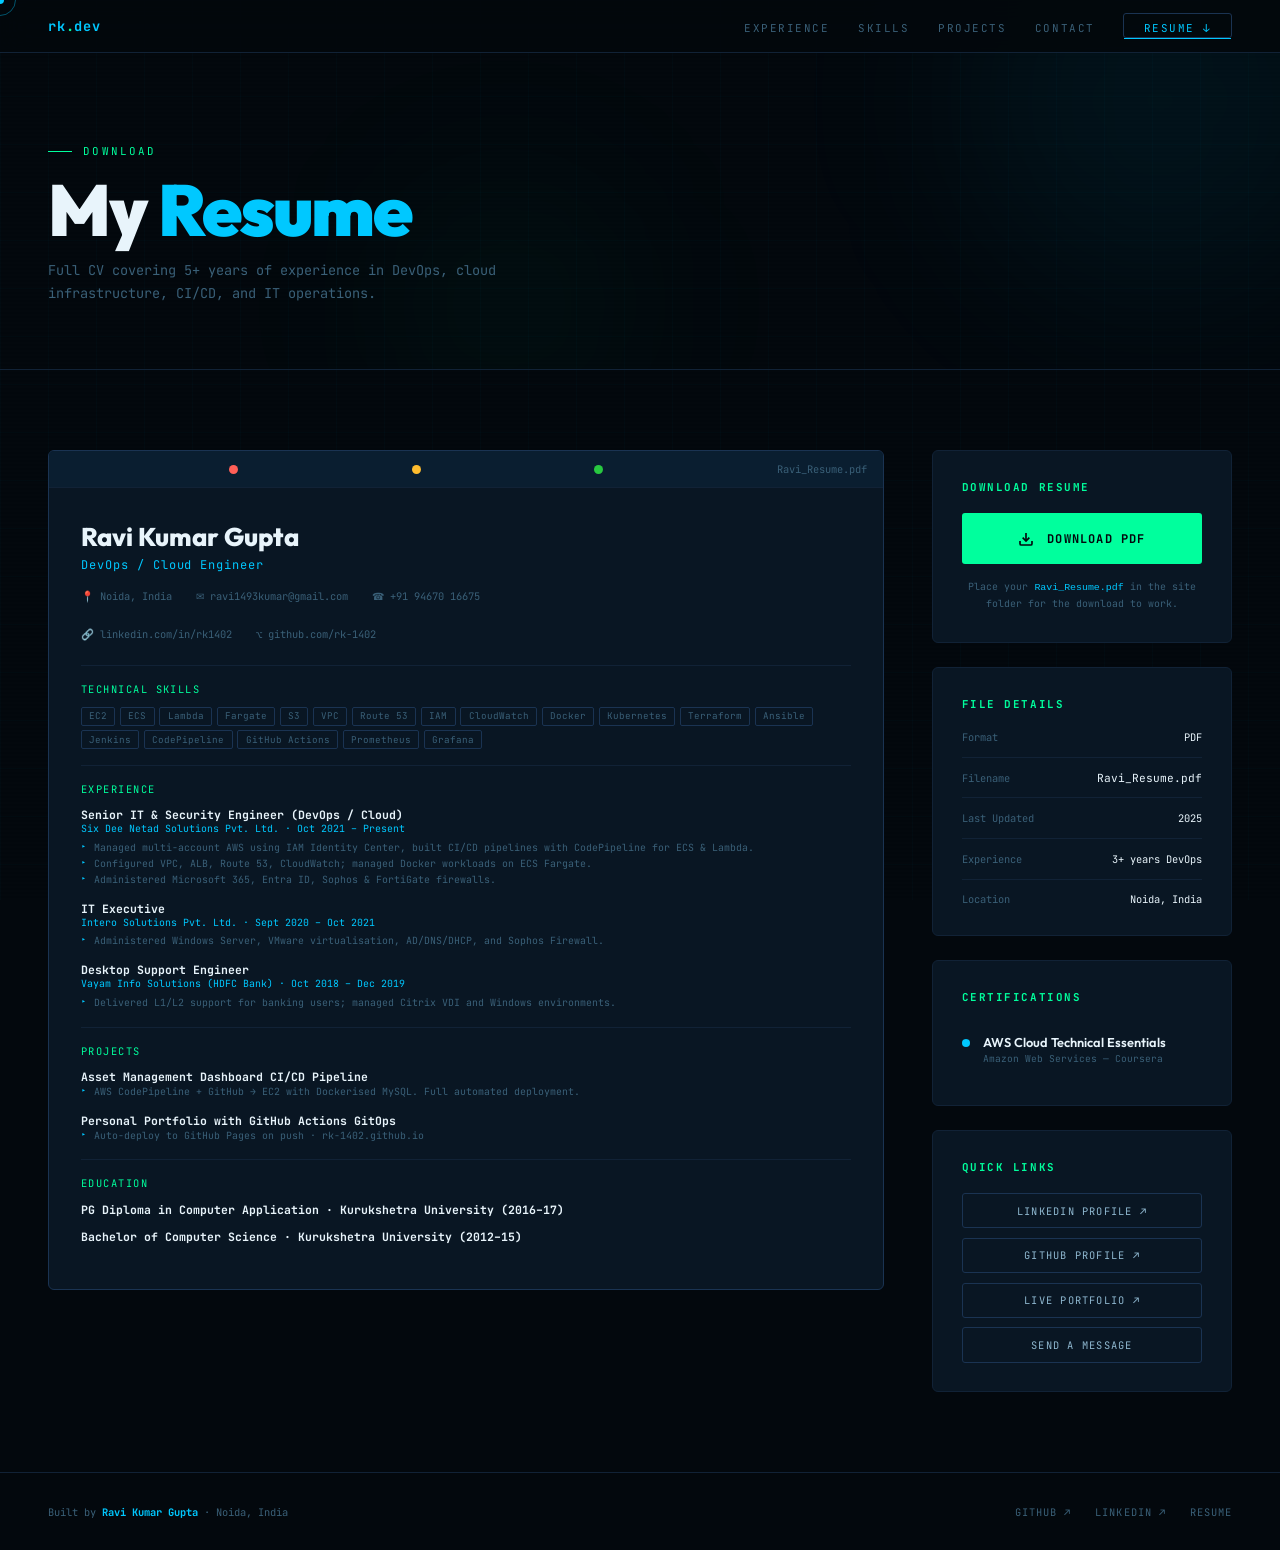
<file: resume.html>
<!DOCTYPE html>
<html lang="en">
<head>
  <meta charset="UTF-8" />
  <meta name="description" content="Download Ravi Kumar Gupta's Resume — Senior DevOps & Cloud Engineer." />
  <meta name="viewport" content="width=device-width, initial-scale=1.0" />
  <title>Resume | Ravi Kumar Gupta</title>
  <link rel="stylesheet" href="styles.css" />
</head>
<body>

<div id="cur"></div>
<div id="cur2"></div>

<nav>
  <a href="index.html" class="logo">rk<em>.</em>dev</a>
  <ul class="nav-links">
    <li><a href="experience.html">Experience</a></li>
    <li><a href="skills.html">Skills</a></li>
    <li><a href="projects.html">Projects</a></li>
    <li><a href="contact.html">Contact</a></li>
    <li><a href="resume.html" class="nav-btn">Resume ↓</a></li>
  </ul>
</nav>

<div class="page-header">
  <div class="orb orb1"></div>
  <div class="orb orb2"></div>
  <div class="page-eyebrow">Download</div>
  <h1 class="page-title">My <span class="hl">Resume</span></h1>
  <p class="page-sub">Full CV covering 5+ years of experience in DevOps, cloud infrastructure, CI/CD, and IT operations.</p>
</div>

<section class="section">
  <div class="resume-layout reveal">

    <!-- Resume mock preview -->
    <div class="resume-preview">
      <div class="resume-preview-bar">
        <span class="dot" style="background:#ff5f57"></span>
        <span class="dot" style="background:#febc2e"></span>
        <span class="dot" style="background:#28c840"></span>
        <span>Ravi_Resume.pdf</span>
      </div>
      <div class="resume-mock">
        <div class="rm-name">Ravi Kumar Gupta</div>
        <div class="rm-title">DevOps / Cloud Engineer</div>
        <div class="rm-contact-row">
          <span>📍 Noida, India</span>
          <span>✉ ravi1493kumar@gmail.com</span>
          <span>☎ +91 94670 16675</span>
        </div>
        <div class="rm-contact-row">
          <span>🔗 linkedin.com/in/rk1402</span>
          <span>⌥ github.com/rk-1402</span>
        </div>

        <div class="rm-divider"></div>
        <div class="rm-section-title">Technical Skills</div>
        <div class="rm-skill-group">
          <span class="rm-tag">EC2</span><span class="rm-tag">ECS</span><span class="rm-tag">Lambda</span>
          <span class="rm-tag">Fargate</span><span class="rm-tag">S3</span><span class="rm-tag">VPC</span>
          <span class="rm-tag">Route 53</span><span class="rm-tag">IAM</span><span class="rm-tag">CloudWatch</span>
          <span class="rm-tag">Docker</span><span class="rm-tag">Kubernetes</span><span class="rm-tag">Terraform</span>
          <span class="rm-tag">Ansible</span><span class="rm-tag">Jenkins</span><span class="rm-tag">CodePipeline</span>
          <span class="rm-tag">GitHub Actions</span><span class="rm-tag">Prometheus</span><span class="rm-tag">Grafana</span>
        </div>

        <div class="rm-divider"></div>
        <div class="rm-section-title">Experience</div>

        <div class="rm-exp-row">
          <div class="rm-exp-title">Senior IT & Security Engineer (DevOps / Cloud)</div>
          <div class="rm-exp-sub">Six Dee Netad Solutions Pvt. Ltd. · Oct 2021 – Present</div>
          <div class="rm-exp-bullet">Managed multi-account AWS using IAM Identity Center, built CI/CD pipelines with CodePipeline for ECS & Lambda.</div>
          <div class="rm-exp-bullet">Configured VPC, ALB, Route 53, CloudWatch; managed Docker workloads on ECS Fargate.</div>
          <div class="rm-exp-bullet">Administered Microsoft 365, Entra ID, Sophos & FortiGate firewalls.</div>
        </div>

        <div class="rm-exp-row">
          <div class="rm-exp-title">IT Executive</div>
          <div class="rm-exp-sub">Intero Solutions Pvt. Ltd. · Sept 2020 – Oct 2021</div>
          <div class="rm-exp-bullet">Administered Windows Server, VMware virtualisation, AD/DNS/DHCP, and Sophos Firewall.</div>
        </div>

        <div class="rm-exp-row">
          <div class="rm-exp-title">Desktop Support Engineer</div>
          <div class="rm-exp-sub">Vayam Info Solutions (HDFC Bank) · Oct 2018 – Dec 2019</div>
          <div class="rm-exp-bullet">Delivered L1/L2 support for banking users; managed Citrix VDI and Windows environments.</div>
        </div>

        <div class="rm-divider"></div>
        <div class="rm-section-title">Projects</div>
        <div class="rm-exp-row">
          <div class="rm-exp-title">Asset Management Dashboard CI/CD Pipeline</div>
          <div class="rm-exp-bullet">AWS CodePipeline + GitHub → EC2 with Dockerised MySQL. Full automated deployment.</div>
        </div>
        <div class="rm-exp-row">
          <div class="rm-exp-title">Personal Portfolio with GitHub Actions GitOps</div>
          <div class="rm-exp-bullet">Auto-deploy to GitHub Pages on push · rk-1402.github.io</div>
        </div>

        <div class="rm-divider"></div>
        <div class="rm-section-title">Education</div>
        <div class="rm-exp-row">
          <div class="rm-exp-title">PG Diploma in Computer Application · Kurukshetra University (2016–17)</div>
        </div>
        <div class="rm-exp-row">
          <div class="rm-exp-title">Bachelor of Computer Science · Kurukshetra University (2012–15)</div>
        </div>
      </div>
    </div>

    <!-- Sidebar -->
    <div class="resume-sidebar">

      <!-- Download card -->
      <div class="resume-card">
        <h4>Download Resume</h4>
        <!-- 
          IMPORTANT: Replace the href below with the actual path to your PDF resume.
          Place your resume PDF in the same folder as this HTML file and name it:
          Ravi_Kumar_Gupta_Resume.pdf
          Then the link below will work correctly.
        -->
        <a href="Ravi_Kumar_Gupta_Resume.pdf" download="Ravi_Kumar_Gupta_Resume.pdf" class="download-btn-big">
          <svg width="16" height="16" viewBox="0 0 24 24" fill="none" stroke="currentColor" stroke-width="2.5"><path d="M21 15v4a2 2 0 01-2 2H5a2 2 0 01-2-2v-4"/><polyline points="7 10 12 15 17 10"/><line x1="12" y1="15" x2="12" y2="3"/></svg>
          Download PDF
        </a>
        <p style="font-family:var(--mono);font-size:.62rem;color:var(--muted);text-align:center;margin-top:.9rem;line-height:1.7;">
          Place your <code style="color:var(--accent)">Ravi_Resume.pdf</code> in the site folder for the download to work.
        </p>
      </div>

      <!-- File info -->
      <div class="resume-card">
        <h4>File Details</h4>
        <div class="resume-meta-list">
          <div class="resume-meta-row"><span class="resume-meta-key">Format</span><span class="resume-meta-val">PDF</span></div>
          <div class="resume-meta-row"><span class="resume-meta-key">Filename</span><span class="resume-meta-val" style="font-size:.7rem;">Ravi_Resume.pdf</span></div>
          <div class="resume-meta-row"><span class="resume-meta-key">Last Updated</span><span class="resume-meta-val">2025</span></div>
          <div class="resume-meta-row"><span class="resume-meta-key">Experience</span><span class="resume-meta-val">3+ years DevOps</span></div>
          <div class="resume-meta-row"><span class="resume-meta-key">Location</span><span class="resume-meta-val">Noida, India</span></div>
        </div>
      </div>

      <!-- Certifications -->
      <div class="resume-card">
        <h4>Certifications</h4>
        <div class="cert-item">
          <div class="cert-dot"></div>
          <div>
            <div class="cert-text">AWS Cloud Technical Essentials</div>
            <div class="cert-sub">Amazon Web Services — Coursera</div>
          </div>
        </div>
      </div>

      <!-- Quick links -->
      <div class="resume-card">
        <h4>Quick Links</h4>
        <div style="display:flex;flex-direction:column;gap:.6rem;">
          <a href="https://linkedin.com/in/rk1402" target="_blank" rel="noopener" class="btn btn-ghost" style="justify-content:center;padding:.6rem 1rem;font-size:.65rem;">LinkedIn Profile ↗</a>
          <a href="https://github.com/rk-1402" target="_blank" rel="noopener" class="btn btn-ghost" style="justify-content:center;padding:.6rem 1rem;font-size:.65rem;">GitHub Profile ↗</a>
          <a href="https://rk-1402.github.io/" target="_blank" rel="noopener" class="btn btn-ghost" style="justify-content:center;padding:.6rem 1rem;font-size:.65rem;">Live Portfolio ↗</a>
          <a href="contact.html" class="btn btn-ghost" style="justify-content:center;padding:.6rem 1rem;font-size:.65rem;">Send a Message</a>
        </div>
      </div>

    </div>
  </div>
</section>

<footer>
  <div class="foot-l">Built by <strong>Ravi Kumar Gupta</strong> · Noida, India</div>
  <div class="foot-r">
    <a href="https://github.com/rk-1402" target="_blank" rel="noopener" class="foot-link">GitHub ↗</a>
    <a href="https://linkedin.com/in/rk1402" target="_blank" rel="noopener" class="foot-link">LinkedIn ↗</a>
    <a href="resume.html" class="foot-link">Resume</a>
  </div>
</footer>

<script src="script.js"></script>
</body>
</html>
</file>
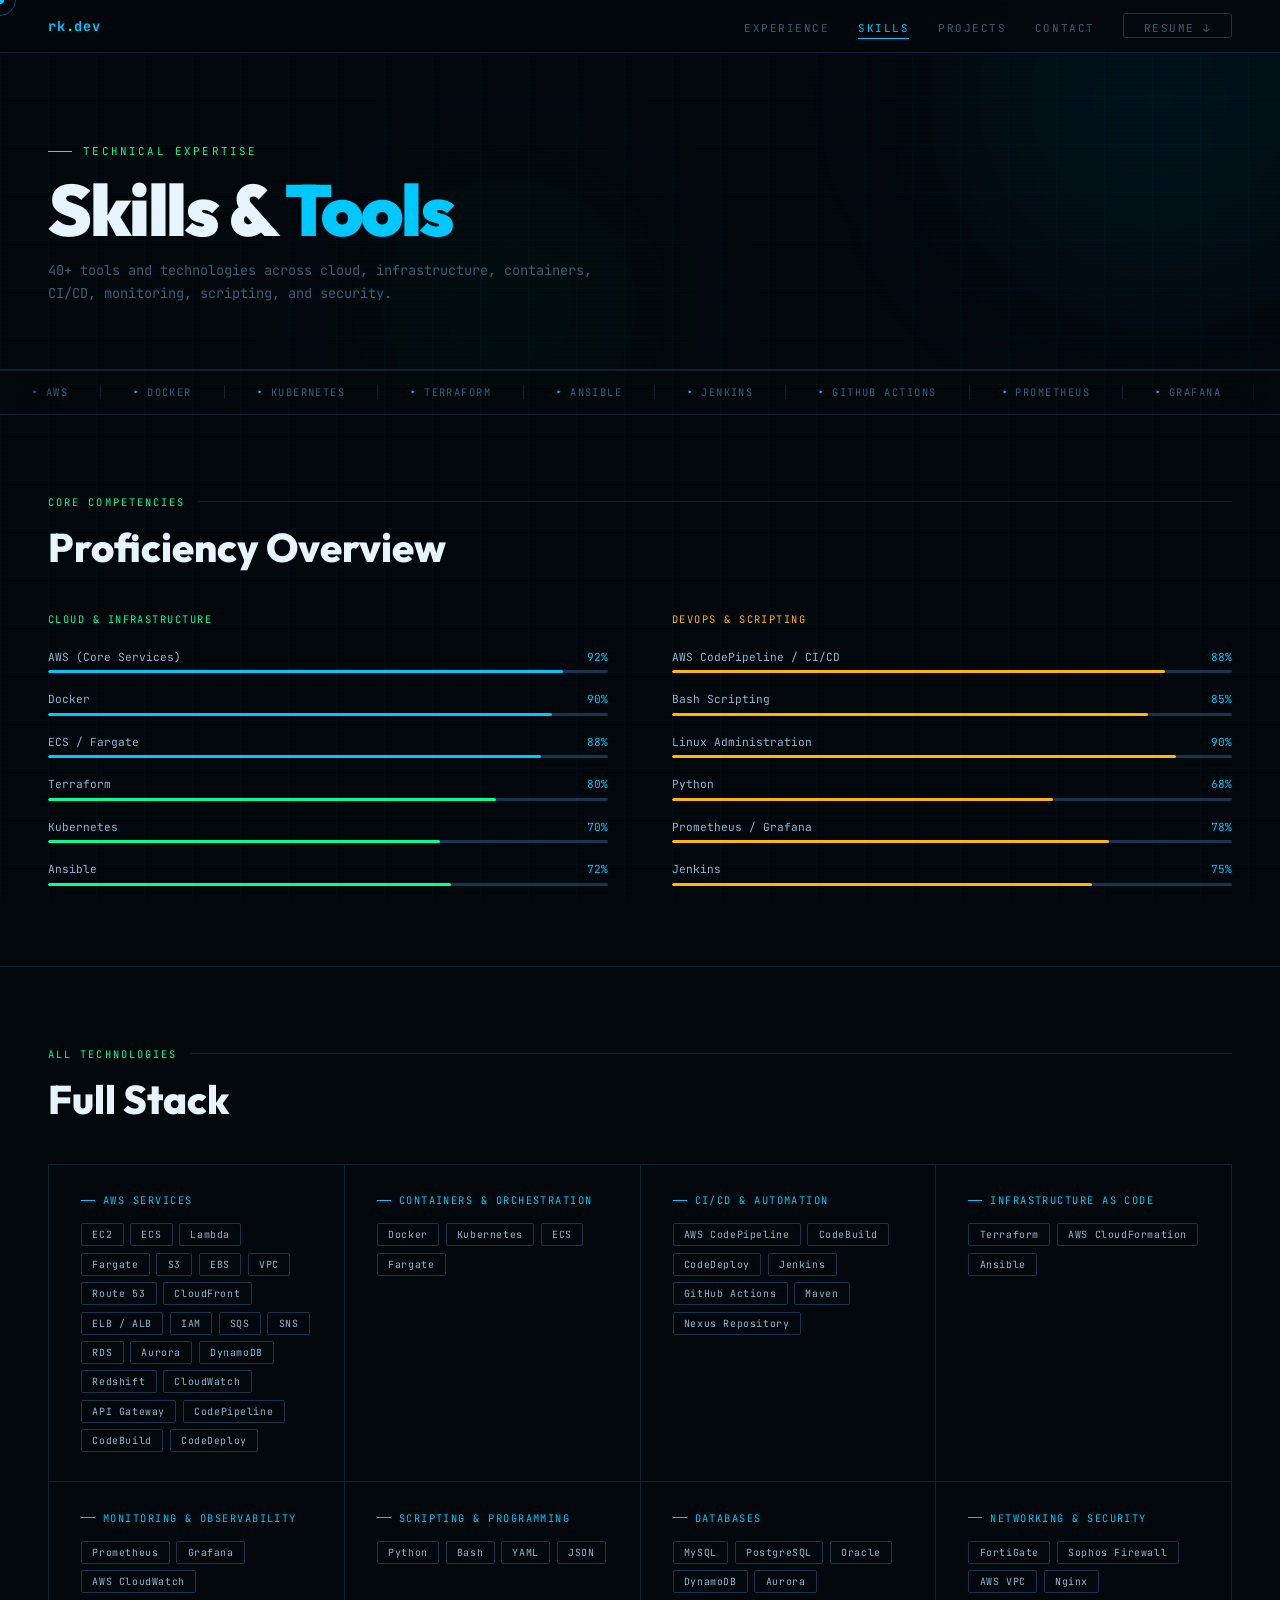
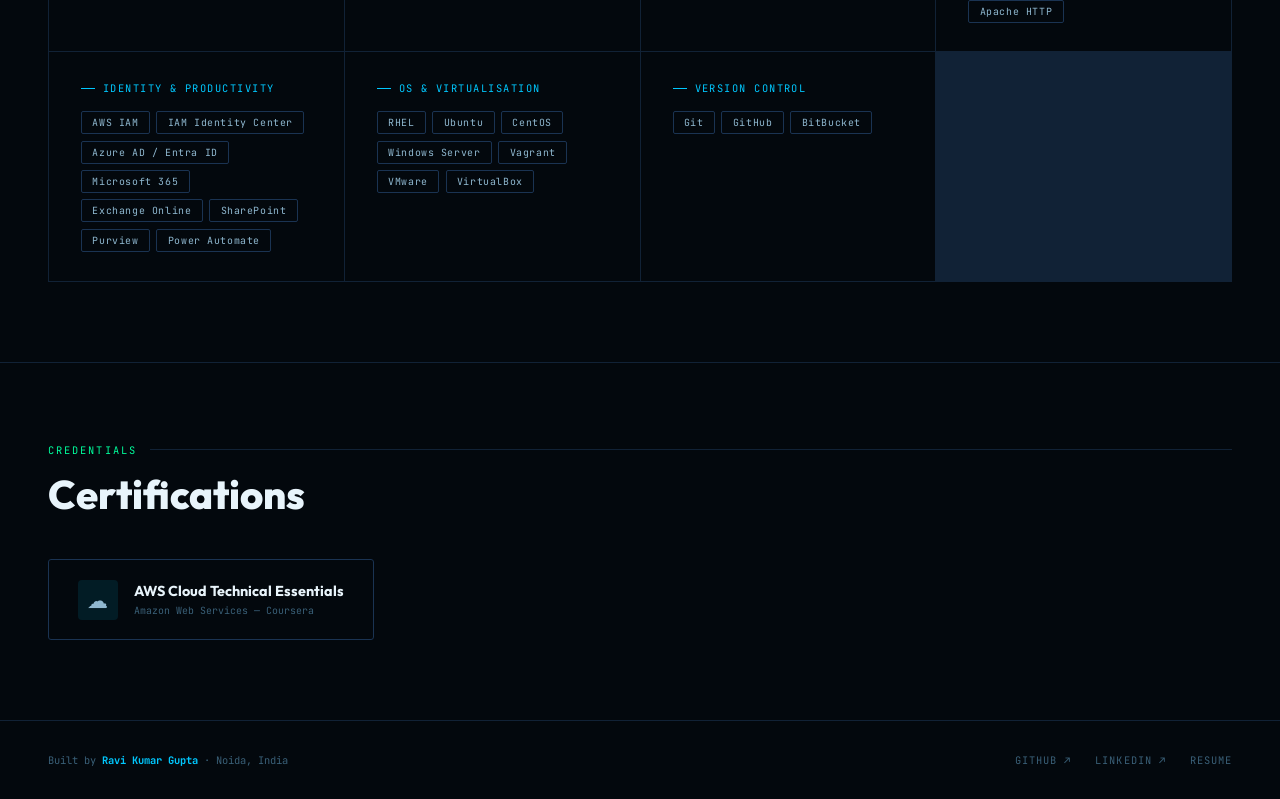
<file: skills.html>
<!DOCTYPE html>
<html lang="en">
<head>
  <meta charset="UTF-8" />
  <meta name="description" content="Ravi Kumar Gupta — Skills & Technologies. AWS, Docker, Kubernetes, Terraform, CI/CD." />
  <meta name="viewport" content="width=device-width, initial-scale=1.0" />
  <title>Skills | Ravi Kumar Gupta</title>
  <link rel="stylesheet" href="styles.css" />
</head>
<body>

<div id="cur"></div>
<div id="cur2"></div>

<nav>
  <a href="index.html" class="logo">rk<em>.</em>dev</a>
  <ul class="nav-links">
    <li><a href="experience.html">Experience</a></li>
    <li><a href="skills.html">Skills</a></li>
    <li><a href="projects.html">Projects</a></li>
    <li><a href="contact.html">Contact</a></li>
    <li><a href="resume.html" class="nav-btn">Resume ↓</a></li>
  </ul>
</nav>

<div class="page-header">
  <div class="orb orb1"></div>
  <div class="orb orb2"></div>
  <div class="page-eyebrow">Technical Expertise</div>
  <h1 class="page-title">Skills &amp; <span class="hl">Tools</span></h1>
  <p class="page-sub">40+ tools and technologies across cloud, infrastructure, containers, CI/CD, monitoring, scripting, and security.</p>
</div>

<!-- TICKER -->
<div class="ticker">
  <div class="ticker-track">
    <div class="t-item"><span>▸</span>AWS</div><div class="t-item"><span>▸</span>Docker</div>
    <div class="t-item"><span>▸</span>Kubernetes</div><div class="t-item"><span>▸</span>Terraform</div>
    <div class="t-item"><span>▸</span>Ansible</div><div class="t-item"><span>▸</span>Jenkins</div>
    <div class="t-item"><span>▸</span>GitHub Actions</div><div class="t-item"><span>▸</span>Prometheus</div>
    <div class="t-item"><span>▸</span>Grafana</div><div class="t-item"><span>▸</span>Linux</div>
    <div class="t-item"><span>▸</span>Python</div><div class="t-item"><span>▸</span>Bash</div>
    <div class="t-item"><span>▸</span>AWS</div><div class="t-item"><span>▸</span>Docker</div>
    <div class="t-item"><span>▸</span>Kubernetes</div><div class="t-item"><span>▸</span>Terraform</div>
    <div class="t-item"><span>▸</span>Ansible</div><div class="t-item"><span>▸</span>Jenkins</div>
    <div class="t-item"><span>▸</span>GitHub Actions</div><div class="t-item"><span>▸</span>Prometheus</div>
    <div class="t-item"><span>▸</span>Grafana</div><div class="t-item"><span>▸</span>Linux</div>
    <div class="t-item"><span>▸</span>Python</div><div class="t-item"><span>▸</span>Bash</div>
  </div>
</div>

<!-- PROFICIENCY -->
<section class="section">
  <div class="sec-label reveal">Core Competencies</div>
  <h2 class="sec-title reveal">Proficiency Overview</h2>
  <div style="display:grid;grid-template-columns:1fr 1fr;gap:4rem;" class="reveal">
    <div>
      <p style="font-family:var(--mono);font-size:.65rem;color:var(--green);letter-spacing:.14em;text-transform:uppercase;margin-bottom:1.5rem;">Cloud & Infrastructure</p>
      <div class="skill-bar-list">
        <div class="skill-bar-item"><div class="skill-bar-label"><span class="skill-bar-name">AWS (Core Services)</span><span class="skill-bar-pct">92%</span></div><div class="skill-bar-track"><div class="skill-bar-fill" data-pct="92"></div></div></div>
        <div class="skill-bar-item"><div class="skill-bar-label"><span class="skill-bar-name">Docker</span><span class="skill-bar-pct">90%</span></div><div class="skill-bar-track"><div class="skill-bar-fill" data-pct="90"></div></div></div>
        <div class="skill-bar-item"><div class="skill-bar-label"><span class="skill-bar-name">ECS / Fargate</span><span class="skill-bar-pct">88%</span></div><div class="skill-bar-track"><div class="skill-bar-fill" data-pct="88"></div></div></div>
        <div class="skill-bar-item"><div class="skill-bar-label"><span class="skill-bar-name">Terraform</span><span class="skill-bar-pct">80%</span></div><div class="skill-bar-track"><div class="skill-bar-fill green" data-pct="80"></div></div></div>
        <div class="skill-bar-item"><div class="skill-bar-label"><span class="skill-bar-name">Kubernetes</span><span class="skill-bar-pct">70%</span></div><div class="skill-bar-track"><div class="skill-bar-fill green" data-pct="70"></div></div></div>
        <div class="skill-bar-item"><div class="skill-bar-label"><span class="skill-bar-name">Ansible</span><span class="skill-bar-pct">72%</span></div><div class="skill-bar-track"><div class="skill-bar-fill green" data-pct="72"></div></div></div>
      </div>
    </div>
    <div>
      <p style="font-family:var(--mono);font-size:.65rem;color:var(--amber);letter-spacing:.14em;text-transform:uppercase;margin-bottom:1.5rem;">DevOps & Scripting</p>
      <div class="skill-bar-list">
        <div class="skill-bar-item"><div class="skill-bar-label"><span class="skill-bar-name">AWS CodePipeline / CI/CD</span><span class="skill-bar-pct">88%</span></div><div class="skill-bar-track"><div class="skill-bar-fill amber" data-pct="88"></div></div></div>
        <div class="skill-bar-item"><div class="skill-bar-label"><span class="skill-bar-name">Bash Scripting</span><span class="skill-bar-pct">85%</span></div><div class="skill-bar-track"><div class="skill-bar-fill amber" data-pct="85"></div></div></div>
        <div class="skill-bar-item"><div class="skill-bar-label"><span class="skill-bar-name">Linux Administration</span><span class="skill-bar-pct">90%</span></div><div class="skill-bar-track"><div class="skill-bar-fill amber" data-pct="90"></div></div></div>
        <div class="skill-bar-item"><div class="skill-bar-label"><span class="skill-bar-name">Python</span><span class="skill-bar-pct">68%</span></div><div class="skill-bar-track"><div class="skill-bar-fill amber" data-pct="68"></div></div></div>
        <div class="skill-bar-item"><div class="skill-bar-label"><span class="skill-bar-name">Prometheus / Grafana</span><span class="skill-bar-pct">78%</span></div><div class="skill-bar-track"><div class="skill-bar-fill amber" data-pct="78"></div></div></div>
        <div class="skill-bar-item"><div class="skill-bar-label"><span class="skill-bar-name">Jenkins</span><span class="skill-bar-pct">75%</span></div><div class="skill-bar-track"><div class="skill-bar-fill amber" data-pct="75"></div></div></div>
      </div>
    </div>
  </div>
</section>

<!-- FULL SKILL GRID -->
<section class="section">
  <div class="sec-label reveal">All Technologies</div>
  <h2 class="sec-title reveal">Full Stack</h2>
  <div class="skills-grid reveal">
    <div class="skill-cat">
      <div class="skill-cat-name">AWS Services</div>
      <div class="skill-tags">
        <span class="tag">EC2</span><span class="tag">ECS</span><span class="tag">Lambda</span>
        <span class="tag">Fargate</span><span class="tag">S3</span><span class="tag">EBS</span>
        <span class="tag">VPC</span><span class="tag">Route 53</span><span class="tag">CloudFront</span>
        <span class="tag">ELB / ALB</span><span class="tag">IAM</span><span class="tag">SQS</span>
        <span class="tag">SNS</span><span class="tag">RDS</span><span class="tag">Aurora</span>
        <span class="tag">DynamoDB</span><span class="tag">Redshift</span><span class="tag">CloudWatch</span>
        <span class="tag">API Gateway</span><span class="tag">CodePipeline</span>
        <span class="tag">CodeBuild</span><span class="tag">CodeDeploy</span>
      </div>
    </div>
    <div class="skill-cat">
      <div class="skill-cat-name">Containers & Orchestration</div>
      <div class="skill-tags">
        <span class="tag">Docker</span><span class="tag">Kubernetes</span>
        <span class="tag">ECS</span><span class="tag">Fargate</span>
      </div>
    </div>
    <div class="skill-cat">
      <div class="skill-cat-name">CI/CD & Automation</div>
      <div class="skill-tags">
        <span class="tag">AWS CodePipeline</span><span class="tag">CodeBuild</span>
        <span class="tag">CodeDeploy</span><span class="tag">Jenkins</span>
        <span class="tag">GitHub Actions</span><span class="tag">Maven</span>
        <span class="tag">Nexus Repository</span>
      </div>
    </div>
    <div class="skill-cat">
      <div class="skill-cat-name">Infrastructure as Code</div>
      <div class="skill-tags">
        <span class="tag">Terraform</span><span class="tag">AWS CloudFormation</span>
        <span class="tag">Ansible</span>
      </div>
    </div>
    <div class="skill-cat">
      <div class="skill-cat-name">Monitoring & Observability</div>
      <div class="skill-tags">
        <span class="tag">Prometheus</span><span class="tag">Grafana</span>
        <span class="tag">AWS CloudWatch</span>
      </div>
    </div>
    <div class="skill-cat">
      <div class="skill-cat-name">Scripting & Programming</div>
      <div class="skill-tags">
        <span class="tag">Python</span><span class="tag">Bash</span>
        <span class="tag">YAML</span><span class="tag">JSON</span>
      </div>
    </div>
    <div class="skill-cat">
      <div class="skill-cat-name">Databases</div>
      <div class="skill-tags">
        <span class="tag">MySQL</span><span class="tag">PostgreSQL</span>
        <span class="tag">Oracle</span><span class="tag">DynamoDB</span><span class="tag">Aurora</span>
      </div>
    </div>
    <div class="skill-cat">
      <div class="skill-cat-name">Networking & Security</div>
      <div class="skill-tags">
        <span class="tag">FortiGate</span><span class="tag">Sophos Firewall</span>
        <span class="tag">AWS VPC</span><span class="tag">Nginx</span><span class="tag">Apache HTTP</span>
      </div>
    </div>
    <div class="skill-cat">
      <div class="skill-cat-name">Identity & Productivity</div>
      <div class="skill-tags">
        <span class="tag">AWS IAM</span><span class="tag">IAM Identity Center</span>
        <span class="tag">Azure AD / Entra ID</span><span class="tag">Microsoft 365</span>
        <span class="tag">Exchange Online</span><span class="tag">SharePoint</span>
        <span class="tag">Purview</span><span class="tag">Power Automate</span>
      </div>
    </div>
    <div class="skill-cat">
      <div class="skill-cat-name">OS & Virtualisation</div>
      <div class="skill-tags">
        <span class="tag">RHEL</span><span class="tag">Ubuntu</span><span class="tag">CentOS</span>
        <span class="tag">Windows Server</span><span class="tag">Vagrant</span>
        <span class="tag">VMware</span><span class="tag">VirtualBox</span>
      </div>
    </div>
    <div class="skill-cat">
      <div class="skill-cat-name">Version Control</div>
      <div class="skill-tags">
        <span class="tag">Git</span><span class="tag">GitHub</span><span class="tag">BitBucket</span>
      </div>
    </div>
  </div>
</section>

<!-- CERTIFICATIONS -->
<section class="section" style="border-bottom:none;">
  <div class="sec-label reveal">Credentials</div>
  <h2 class="sec-title reveal">Certifications</h2>
  <div style="display:flex;flex-wrap:wrap;gap:1rem;" class="reveal">
    <div style="border:1px solid var(--border2);padding:1.2rem 1.8rem;border-radius:3px;display:flex;align-items:center;gap:1rem;transition:all .2s;" onmouseenter="this.style.borderColor='var(--accent)';this.style.background='rgba(0,200,255,.04)'" onmouseleave="this.style.borderColor='var(--border2)';this.style.background='transparent'">
      <div style="width:40px;height:40px;background:rgba(0,200,255,.1);border-radius:4px;display:flex;align-items:center;justify-content:center;font-size:1.3rem;flex-shrink:0">☁</div>
      <div>
        <div style="font-size:.9rem;font-weight:700;color:var(--bright);">AWS Cloud Technical Essentials</div>
        <div style="font-family:var(--mono);font-size:.62rem;color:var(--muted);margin-top:.2rem;">Amazon Web Services — Coursera</div>
      </div>
    </div>
  </div>
</section>

<footer>
  <div class="foot-l">Built by <strong>Ravi Kumar Gupta</strong> · Noida, India</div>
  <div class="foot-r">
    <a href="https://github.com/rk-1402" target="_blank" rel="noopener" class="foot-link">GitHub ↗</a>
    <a href="https://linkedin.com/in/rk1402" target="_blank" rel="noopener" class="foot-link">LinkedIn ↗</a>
    <a href="resume.html" class="foot-link">Resume</a>
  </div>
</footer>

<script src="script.js"></script>
</body>
</html>
</file>
<file: styles.css>
/* ═══════════════════════════════════════════════
   RK.DEV — Shared Stylesheet
   ═══════════════════════════════════════════════ */

@import url('https://fonts.googleapis.com/css2?family=JetBrains+Mono:wght@300;400;500;700&family=Outfit:wght@300;400;600;800;900&display=swap');

/* ── RESET & TOKENS ── */
*, *::before, *::after { box-sizing: border-box; margin: 0; padding: 0; }

:root {
  --bg:       #03080d;
  --bg2:      #060f18;
  --surface:  #091623;
  --border:   #112236;
  --border2:  #1a3352;
  --accent:   #00c8ff;
  --green:    #00ff9d;
  --amber:    #ffb800;
  --red:      #ff4d6a;
  --text:     #8fb8d0;
  --bright:   #e8f4fb;
  --muted:    #3a6078;
  --mono:     'JetBrains Mono', monospace;
  --body:     'Outfit', sans-serif;
  --radius:   3px;
}

html { scroll-behavior: smooth; }

body {
  background: var(--bg);
  color: var(--text);
  font-family: var(--body);
  overflow-x: hidden;
  cursor: none;
  min-height: 100vh;
}

/* ── GLOBAL TEXTURES ── */
body::before {
  content: '';
  position: fixed; inset: 0; pointer-events: none; z-index: 1;
  background: repeating-linear-gradient(
    0deg, transparent, transparent 2px,
    rgba(0,0,0,.07) 2px, rgba(0,0,0,.07) 4px
  );
}
body::after {
  content: '';
  position: fixed; inset: 0; pointer-events: none; z-index: 0;
  background-image:
    linear-gradient(rgba(0,200,255,.022) 1px, transparent 1px),
    linear-gradient(90deg, rgba(0,200,255,.022) 1px, transparent 1px);
  background-size: 48px 48px;
}

/* ── CUSTOM CURSOR ── */
#cur {
  position: fixed; width: 8px; height: 8px;
  background: var(--accent); border-radius: 50%;
  pointer-events: none; z-index: 9999;
  transform: translate(-50%,-50%); mix-blend-mode: screen;
}
#cur2 {
  position: fixed; width: 32px; height: 32px;
  border: 1px solid var(--accent); border-radius: 50%;
  pointer-events: none; z-index: 9998;
  transform: translate(-50%,-50%);
  opacity: .4;
  transition: width .15s, height .15s, border-color .15s, opacity .15s;
}

/* ── NAVBAR ── */
nav {
  position: fixed; top: 0; left: 0; right: 0; z-index: 200;
  display: flex; align-items: center; justify-content: space-between;
  padding: 1rem 3rem;
  background: rgba(3,8,13,.92); backdrop-filter: blur(16px);
  border-bottom: 1px solid var(--border);
}
.logo {
  font-family: var(--mono); font-size: .85rem; font-weight: 700;
  color: var(--accent); text-decoration: none; letter-spacing: .06em;
}
.logo em { color: var(--green); font-style: normal; }

.nav-links { display: flex; gap: 1.8rem; list-style: none; align-items: center; }
.nav-links a {
  font-family: var(--mono); font-size: .68rem; color: var(--muted);
  text-decoration: none; letter-spacing: .14em; text-transform: uppercase;
  transition: color .2s; position: relative; padding-bottom: 2px;
}
.nav-links a::after {
  content: ''; position: absolute; bottom: -2px; left: 0; right: 0;
  height: 1px; background: var(--accent);
  transform: scaleX(0); transition: transform .2s;
}
.nav-links a:hover { color: var(--accent); }
.nav-links a:hover::after,
.nav-links a.active::after { transform: scaleX(1); }
.nav-links a.active { color: var(--accent); }

.nav-btn {
  font-family: var(--mono); font-size: .68rem; letter-spacing: .12em;
  text-transform: uppercase; text-decoration: none;
  padding: .45rem 1.2rem; border: 1px solid var(--border2);
  color: var(--bright); background: transparent;
  transition: all .2s; border-radius: var(--radius);
}
.nav-btn:hover {
  border-color: var(--accent); color: var(--accent);
  background: rgba(0,200,255,.06);
}

/* ── PAGE HEADER (used on inner pages) ── */
.page-header {
  padding: 9rem 3rem 4rem;
  position: relative; z-index: 2;
  border-bottom: 1px solid var(--border);
  overflow: hidden;
}
.page-header .orb {
  position: absolute; border-radius: 50%; pointer-events: none;
  filter: blur(90px); animation: drift 12s ease-in-out infinite;
}
.page-header .orb1 { width: 400px; height: 400px; background: rgba(0,200,255,.06); top: -100px; right: -80px; }
.page-header .orb2 { width: 250px; height: 250px; background: rgba(0,255,157,.04); bottom: -60px; left: 30%; animation-delay: -6s; }

.page-eyebrow {
  font-family: var(--mono); font-size: .68rem; color: var(--green);
  letter-spacing: .2em; text-transform: uppercase; margin-bottom: 1rem;
  display: flex; align-items: center; gap: .7rem;
  opacity: 0; animation: fadeUp .6s ease .1s forwards;
}
.page-eyebrow::before { content: ''; display: inline-block; width: 24px; height: 1px; background: var(--green); }

.page-title {
  font-family: var(--body); font-size: clamp(2.5rem, 6vw, 4.5rem);
  font-weight: 900; color: var(--bright); line-height: 1;
  letter-spacing: -.03em; margin-bottom: .6rem;
  opacity: 0; animation: fadeUp .6s ease .25s forwards;
}
.page-title .hl { color: var(--accent); }

.page-sub {
  font-family: var(--mono); font-size: .85rem; color: var(--muted);
  max-width: 560px; line-height: 1.7; margin-top: .8rem;
  opacity: 0; animation: fadeUp .6s ease .4s forwards;
}

/* ── SECTION ── */
.section { padding: 5rem 3rem; position: relative; z-index: 2; border-bottom: 1px solid var(--border); }
.section:last-of-type { border-bottom: none; }

.sec-label {
  font-family: var(--mono); font-size: .65rem; color: var(--green);
  letter-spacing: .2em; text-transform: uppercase; margin-bottom: .8rem;
  display: flex; align-items: center; gap: .8rem;
}
.sec-label::after { content: ''; flex: 1; height: 1px; background: var(--border); }

.sec-title {
  font-family: var(--body); font-size: clamp(1.6rem, 3.5vw, 2.5rem);
  font-weight: 800; color: var(--bright); margin-bottom: 2.5rem;
}

/* ── BUTTONS ── */
.btn {
  font-family: var(--mono); font-size: .72rem; letter-spacing: .12em;
  text-transform: uppercase; text-decoration: none; border-radius: var(--radius);
  padding: .75rem 1.7rem; display: inline-flex; align-items: center; gap: .5rem;
  transition: all .2s; cursor: none;
}
.btn-solid { background: var(--accent); color: var(--bg); font-weight: 700; border: none; }
.btn-solid:hover { background: #fff; box-shadow: 0 0 32px rgba(0,200,255,.4); transform: translateY(-2px); }
.btn-ghost { border: 1px solid var(--border2); color: var(--text); background: transparent; }
.btn-ghost:hover { border-color: var(--accent); color: var(--accent); background: rgba(0,200,255,.05); transform: translateY(-2px); }
.btn-green { background: var(--green); color: var(--bg); font-weight: 700; border: none; }
.btn-green:hover { background: #fff; box-shadow: 0 0 32px rgba(0,255,157,.35); transform: translateY(-2px); }

/* ── TAGS ── */
.tag {
  font-family: var(--mono); font-size: .62rem; padding: .25rem .65rem;
  border: 1px solid var(--border2); color: var(--text); border-radius: 2px;
  letter-spacing: .06em; transition: all .15s; display: inline-block;
}
.tag:hover { border-color: var(--accent); color: var(--accent); }

/* ── TICKER ── */
.ticker { border-top: 1px solid var(--border); border-bottom: 1px solid var(--border); overflow: hidden; position: relative; z-index: 2; }
.ticker::before { content: ''; position: absolute; left: 0; top: 0; bottom: 0; width: 60px; background: linear-gradient(to right, var(--bg), transparent); z-index: 1; }
.ticker::after  { content: ''; position: absolute; right: 0; top: 0; bottom: 0; width: 60px; background: linear-gradient(to left, var(--bg), transparent); z-index: 1; }
.ticker-track { display: flex; width: max-content; animation: ticker 35s linear infinite; padding: .9rem 0; }
.t-item {
  font-family: var(--mono); font-size: .65rem; letter-spacing: .14em;
  text-transform: uppercase; color: var(--muted); padding: 0 2rem;
  border-right: 1px solid var(--border); white-space: nowrap;
  display: flex; align-items: center; gap: .4rem;
}
.t-item span { color: var(--accent); }

/* ── FOOTER ── */
footer {
  padding: 2rem 3rem; display: flex; justify-content: space-between;
  align-items: center; flex-wrap: wrap; gap: 1rem;
  border-top: 1px solid var(--border); position: relative; z-index: 2;
}
.foot-l { font-family: var(--mono); font-size: .65rem; color: var(--muted); }
.foot-l strong { color: var(--accent); }
.foot-r { display: flex; gap: 1.5rem; }
.foot-link {
  font-family: var(--mono); font-size: .65rem; color: var(--muted);
  text-decoration: none; letter-spacing: .1em; text-transform: uppercase;
  transition: color .2s; display: flex; align-items: center; gap: .4rem;
}
.foot-link:hover { color: var(--accent); }

/* ── SCROLL REVEAL ── */
.reveal { opacity: 0; transform: translateY(24px); transition: opacity .65s ease, transform .65s ease; }
.reveal.on { opacity: 1; transform: translateY(0); }
.reveal-delay-1 { transition-delay: .1s; }
.reveal-delay-2 { transition-delay: .2s; }
.reveal-delay-3 { transition-delay: .3s; }

/* ── ANIMATIONS ── */
@keyframes fadeUp   { from { opacity:0; transform: translateY(20px); } to { opacity:1; transform: translateY(0); } }
@keyframes fadeLeft { from { opacity:0; transform: translateX(40px); } to { opacity:1; transform: translateX(0); } }
@keyframes drift    { 0%,100% { transform:translate(0,0) scale(1); } 50% { transform:translate(-40px,30px) scale(1.1); } }
@keyframes ticker   { 0% { transform:translateX(0); } 100% { transform:translateX(-50%); } }
@keyframes pulse    { 0%,100% { opacity:.6; transform:scale(1); } 50% { opacity:1; transform:scale(1.05); } }
@keyframes blink    { 0%,100% { opacity:1; } 50% { opacity:0; } }
@keyframes spin     { from { transform:rotate(0deg); } to { transform:rotate(360deg); } }

/* ════════════════════════════════════════
   INDEX / HERO
   ════════════════════════════════════════ */
.hero {
  min-height: 100vh; display: flex; align-items: center;
  padding: 8rem 3rem 4rem; position: relative; overflow: hidden; z-index: 2;
}
.orb { position: absolute; border-radius: 50%; pointer-events: none; filter: blur(80px); animation: drift 10s ease-in-out infinite; }
.orb1 { width: 500px; height: 500px; background: rgba(0,200,255,.06); top: -100px; right: -100px; }
.orb2 { width: 300px; height: 300px; background: rgba(0,255,157,.04); bottom: 50px; right: 200px; animation-delay: -5s; animation-direction: reverse; }
.hero-layout { display: grid; grid-template-columns: 1fr 380px; gap: 4rem; width: 100%; max-width: 1200px; align-items: center; }
.hero-eyebrow {
  font-family: var(--mono); font-size: .68rem; color: var(--green);
  letter-spacing: .2em; text-transform: uppercase; margin-bottom: 1.2rem;
  display: flex; align-items: center; gap: .7rem;
  opacity: 0; animation: fadeUp .6s ease .1s forwards;
}
.hero-eyebrow::before { content: ''; display: inline-block; width: 28px; height: 1px; background: var(--green); }
.hero h1 {
  font-family: var(--body); font-size: clamp(3rem,6.5vw,5.5rem);
  font-weight: 900; line-height: 1; color: var(--bright);
  letter-spacing: -.03em; margin-bottom: .5rem;
  opacity: 0; animation: fadeUp .6s ease .25s forwards;
}
.hero h1 .hl { color: var(--accent); }
.hero-role {
  font-family: var(--mono); font-size: clamp(.8rem,1.5vw,1rem);
  color: var(--muted); letter-spacing: .06em; margin-bottom: 2rem;
  opacity: 0; animation: fadeUp .6s ease .4s forwards;
}
.hero-role span { color: var(--amber); }
.hero-bio { font-size: 1rem; color: var(--text); line-height: 1.8; max-width: 520px; margin-bottom: 2.5rem; opacity: 0; animation: fadeUp .6s ease .55s forwards; }
.hero-meta { display: flex; gap: 1.5rem; flex-wrap: wrap; margin-bottom: 2.5rem; opacity: 0; animation: fadeUp .6s ease .65s forwards; }
.meta-chip { font-family: var(--mono); font-size: .65rem; color: var(--muted); display: flex; align-items: center; gap: .4rem; letter-spacing: .08em; }
.meta-chip svg { color: var(--accent); flex-shrink: 0; }
.cta-row { display: flex; gap: 1rem; flex-wrap: wrap; opacity: 0; animation: fadeUp .6s ease .75s forwards; }

/* Terminal widget */
.terminal { background: var(--surface); border: 1px solid var(--border2); border-radius: 8px; overflow: hidden; font-family: var(--mono); font-size: .72rem; opacity: 0; animation: fadeLeft .7s ease .9s forwards; box-shadow: 0 0 60px rgba(0,200,255,.08); }
.t-bar { background: #0a1e30; padding: .65rem 1rem; display: flex; align-items: center; gap: .5rem; border-bottom: 1px solid var(--border); }
.dot { width: 9px; height: 9px; border-radius: 50%; }
.t-bar .ttl { color: var(--muted); font-size: .62rem; margin-left: auto; }
.t-body { padding: 1.2rem; line-height: 2.1; }
.t-p { color: var(--green); }
.t-c { color: var(--bright); }
.t-o { color: var(--muted); }
.t-a { color: var(--accent); }
.t-w { color: var(--amber); }
.blink { display: inline-block; width: 6px; height: 12px; background: var(--accent); vertical-align: middle; animation: blink 1s step-end infinite; }

/* Stats bar */
.stats { display: grid; grid-template-columns: repeat(4,1fr); position: relative; z-index: 2; }
.stat { padding: 3rem 2.5rem; border-right: 1px solid var(--border); border-bottom: 1px solid var(--border); position: relative; overflow: hidden; transition: background .3s; }
.stat:last-child { border-right: none; }
.stat:hover { background: rgba(0,200,255,.03); }
.stat-n { font-family: var(--body); font-size: 3.5rem; font-weight: 900; color: var(--bright); line-height: 1; margin-bottom: .3rem; }
.stat-n sup { font-size: 1.5rem; color: var(--accent); vertical-align: super; }
.stat-l { font-family: var(--mono); font-size: .65rem; color: var(--muted); letter-spacing: .1em; text-transform: uppercase; }
.stat-bg { position: absolute; bottom: .8rem; right: 1.2rem; font-size: 2.5rem; opacity: .04; }

/* ════════════════════════════════════════
   EXPERIENCE PAGE
   ════════════════════════════════════════ */
.exp-item { display: grid; grid-template-columns: 220px 1fr; border-bottom: 1px solid var(--border); padding: 2.5rem 0; gap: 3rem; }
.exp-item:last-child { border-bottom: none; }
.exp-left { padding-right: 2rem; border-right: 1px solid var(--border); }
.exp-period { font-family: var(--mono); font-size: .65rem; color: var(--accent); letter-spacing: .1em; text-transform: uppercase; margin-bottom: .4rem; }
.exp-company { font-size: .9rem; font-weight: 700; color: var(--bright); margin-bottom: .2rem; }
.exp-loc { font-family: var(--mono); font-size: .6rem; color: var(--muted); margin-bottom: .8rem; }
.exp-badge { display: inline-flex; align-items: center; gap: .3rem; font-family: var(--mono); font-size: .58rem; padding: .2rem .5rem; border: 1px solid var(--green); color: var(--green); border-radius: 2px; letter-spacing: .06em; }
.exp-role { font-size: 1.15rem; font-weight: 700; color: var(--bright); margin-bottom: .35rem; }
.exp-project { font-family: var(--mono); font-size: .65rem; color: var(--amber); letter-spacing: .08em; margin-bottom: 1.2rem; }
.exp-bullets { list-style: none; display: flex; flex-direction: column; gap: .6rem; }
.exp-bullets li { font-size: .875rem; color: var(--text); line-height: 1.7; display: flex; gap: .7rem; }
.exp-bullets li::before { content: '▸'; color: var(--accent); flex-shrink: 0; margin-top: .15rem; font-size: .7rem; }

/* Timeline connector */
.exp-timeline { position: relative; }
.exp-timeline::before {
  content: ''; position: absolute; left: 220px; top: 0; bottom: 0;
  width: 1px; background: var(--border); z-index: 0;
}

/* ════════════════════════════════════════
   SKILLS PAGE
   ════════════════════════════════════════ */
.skills-grid { display: grid; grid-template-columns: repeat(auto-fill, minmax(280px,1fr)); gap: 1px; background: var(--border); border: 1px solid var(--border); }
.skill-cat { background: var(--bg); padding: 1.8rem 2rem; transition: background .25s; }
.skill-cat:hover { background: var(--surface); }
.skill-cat-name {
  font-family: var(--mono); font-size: .65rem; color: var(--accent);
  letter-spacing: .14em; text-transform: uppercase; margin-bottom: 1rem;
  display: flex; align-items: center; gap: .5rem;
}
.skill-cat-name::before { content: ''; display: inline-block; width: 14px; height: 1px; background: var(--accent); }
.skill-tags { display: flex; flex-wrap: wrap; gap: .4rem; }

/* Proficiency bars */
.skill-bar-list { display: flex; flex-direction: column; gap: 1.2rem; }
.skill-bar-item {}
.skill-bar-label { display: flex; justify-content: space-between; margin-bottom: .4rem; }
.skill-bar-name { font-family: var(--mono); font-size: .7rem; color: var(--text); }
.skill-bar-pct  { font-family: var(--mono); font-size: .7rem; color: var(--accent); }
.skill-bar-track { height: 3px; background: var(--border2); border-radius: 2px; overflow: hidden; }
.skill-bar-fill  { height: 100%; background: var(--accent); border-radius: 2px; width: 0; transition: width 1.2s cubic-bezier(.4,0,.2,1); }
.skill-bar-fill.green { background: var(--green); }
.skill-bar-fill.amber { background: var(--amber); }

/* ════════════════════════════════════════
   PROJECTS PAGE
   ════════════════════════════════════════ */
.proj-grid { display: grid; grid-template-columns: repeat(auto-fill, minmax(340px,1fr)); gap: 1px; background: var(--border); border: 1px solid var(--border); }
.proj-card { background: var(--bg); padding: 2.2rem; position: relative; overflow: hidden; transition: background .25s; }
.proj-card:hover { background: var(--surface); }
.proj-card:hover .proj-arr { transform: translate(4px,-4px); color: var(--accent); }
.proj-type { font-family: var(--mono); font-size: .62rem; color: var(--accent); letter-spacing: .12em; text-transform: uppercase; margin-bottom: .8rem; }
.proj-name { font-size: 1.1rem; font-weight: 700; color: var(--bright); margin-bottom: .6rem; }
.proj-desc { font-size: .875rem; color: var(--muted); line-height: 1.75; margin-bottom: 1.5rem; }
.proj-arr { position: absolute; top: 1.5rem; right: 1.5rem; font-size: 1.1rem; color: var(--border2); transition: all .25s; }
.proj-link { font-family: var(--mono); font-size: .65rem; color: var(--accent); text-decoration: none; display: inline-flex; align-items: center; gap: .3rem; margin-top: .8rem; transition: opacity .2s; }
.proj-link:hover { text-decoration: underline; opacity: .8; }

/* ════════════════════════════════════════
   CONTACT PAGE
   ════════════════════════════════════════ */
.contact-grid { display: grid; grid-template-columns: 1fr 1fr; gap: 4rem; align-items: start; }
.contact-cta h3 { font-size: clamp(1.8rem,3.5vw,2.5rem); font-weight: 800; color: var(--bright); line-height: 1.2; margin-bottom: 1.2rem; }
.contact-cta p { font-size: .95rem; color: var(--muted); line-height: 1.8; margin-bottom: 2rem; }
.contact-info { display: flex; flex-direction: column; gap: 1rem; }
.contact-row {
  display: flex; align-items: center; gap: 1rem; padding: 1.2rem;
  border: 1px solid var(--border); border-radius: var(--radius);
  text-decoration: none; transition: all .2s;
}
.contact-row:hover { border-color: var(--accent); background: rgba(0,200,255,.04); transform: translateX(4px); }
.contact-icon { width: 38px; height: 38px; background: rgba(0,200,255,.08); border-radius: 4px; display: flex; align-items: center; justify-content: center; flex-shrink: 0; }
.contact-label { font-family: var(--mono); font-size: .6rem; color: var(--muted); letter-spacing: .08em; text-transform: uppercase; margin-bottom: .2rem; }
.contact-val { font-size: .9rem; color: var(--bright); font-weight: 600; }

/* ════════════════════════════════════════
   RESUME PAGE
   ════════════════════════════════════════ */
.resume-layout { display: grid; grid-template-columns: 1fr 300px; gap: 3rem; align-items: start; }
.resume-preview {
  border: 1px solid var(--border2); border-radius: 6px; overflow: hidden;
  background: var(--surface); position: relative;
}
.resume-preview-bar { background: #0a1e30; padding: .7rem 1rem; display: flex; align-items: center; gap: .6rem; border-bottom: 1px solid var(--border); }
.resume-preview-bar span { font-family: var(--mono); font-size: .65rem; color: var(--muted); margin-left: auto; }
.resume-mock { padding: 2rem; font-family: var(--mono); font-size: .7rem; }
.rm-name { font-family: var(--body); font-size: 1.6rem; font-weight: 800; color: var(--bright); margin-bottom: .2rem; }
.rm-title { font-size: .75rem; color: var(--accent); letter-spacing: .08em; margin-bottom: 1rem; }
.rm-contact-row { display: flex; gap: 1.5rem; flex-wrap: wrap; margin-bottom: 1.5rem; }
.rm-contact-row span { font-size: .65rem; color: var(--muted); }
.rm-divider { height: 1px; background: var(--border); margin: 1rem 0; }
.rm-section-title { font-size: .65rem; color: var(--green); letter-spacing: .14em; text-transform: uppercase; margin-bottom: .7rem; }
.rm-skill-group { display: flex; flex-wrap: wrap; gap: .3rem; margin-bottom: .8rem; }
.rm-tag { font-size: .58rem; padding: .15rem .45rem; border: 1px solid var(--border2); color: var(--muted); border-radius: 2px; }
.rm-exp-row { margin-bottom: .8rem; }
.rm-exp-title { font-size: .72rem; color: var(--bright); font-weight: 700; }
.rm-exp-sub { font-size: .62rem; color: var(--accent); margin-bottom: .3rem; }
.rm-exp-bullet { font-size: .62rem; color: var(--muted); padding-left: .8rem; line-height: 1.6; position: relative; }
.rm-exp-bullet::before { content: '▸'; position: absolute; left: 0; color: var(--accent); font-size: .55rem; }

.resume-sidebar { display: flex; flex-direction: column; gap: 1.5rem; }
.resume-card { background: var(--surface); border: 1px solid var(--border); border-radius: 6px; padding: 1.8rem; }
.resume-card h4 { font-family: var(--mono); font-size: .68rem; color: var(--green); letter-spacing: .14em; text-transform: uppercase; margin-bottom: 1.2rem; }
.download-btn-big {
  display: flex; align-items: center; justify-content: center; gap: .8rem;
  padding: 1.1rem; background: var(--green); color: var(--bg);
  font-family: var(--mono); font-size: .75rem; font-weight: 700;
  letter-spacing: .1em; text-transform: uppercase; text-decoration: none;
  border-radius: var(--radius); transition: all .2s; border: none; cursor: none;
  width: 100%;
}
.download-btn-big:hover { background: #fff; box-shadow: 0 0 32px rgba(0,255,157,.4); transform: translateY(-2px); }
.download-btn-big svg { flex-shrink: 0; }
.resume-meta-list { display: flex; flex-direction: column; gap: .8rem; }
.resume-meta-row { display: flex; justify-content: space-between; align-items: center; font-family: var(--mono); font-size: .65rem; padding-bottom: .8rem; border-bottom: 1px solid var(--border); }
.resume-meta-row:last-child { border-bottom: none; padding-bottom: 0; }
.resume-meta-key { color: var(--muted); }
.resume-meta-val { color: var(--bright); }
.cert-item { display: flex; gap: .8rem; align-items: flex-start; padding: .7rem 0; border-bottom: 1px solid var(--border); }
.cert-item:last-child { border-bottom: none; }
.cert-dot { width: 8px; height: 8px; border-radius: 50%; background: var(--accent); flex-shrink: 0; margin-top: .3rem; }
.cert-text { font-size: .8rem; color: var(--bright); font-weight: 600; }
.cert-sub  { font-family: var(--mono); font-size: .6rem; color: var(--muted); margin-top: .1rem; }

/* ── RESPONSIVE ── */
@media (max-width: 1000px) {
  .hero-layout    { grid-template-columns: 1fr; }
  .terminal       { display: none; }
  .stats          { grid-template-columns: repeat(2,1fr); }
  .stat:nth-child(2){ border-right: none; }
  .exp-item       { grid-template-columns: 1fr; gap: 1rem; }
  .exp-left       { border-right: none; padding-right: 0; padding-bottom: 1rem; border-bottom: 1px solid var(--border); }
  .contact-grid   { grid-template-columns: 1fr; }
  .resume-layout  { grid-template-columns: 1fr; }
}
@media (max-width: 640px) {
  nav             { padding: 1rem 1.5rem; }
  .nav-links      { gap: 1rem; }
  .hero           { padding: 7rem 1.5rem 3rem; }
  .section        { padding: 3.5rem 1.5rem; }
  .page-header    { padding: 7rem 1.5rem 3rem; }
  .stats          { grid-template-columns: 1fr; }
  .stat           { border-right: none; }
  footer          { padding: 1.5rem; flex-direction: column; text-align: center; }
  .skills-grid    { grid-template-columns: 1fr; }
  .proj-grid      { grid-template-columns: 1fr; }
}
</file>
